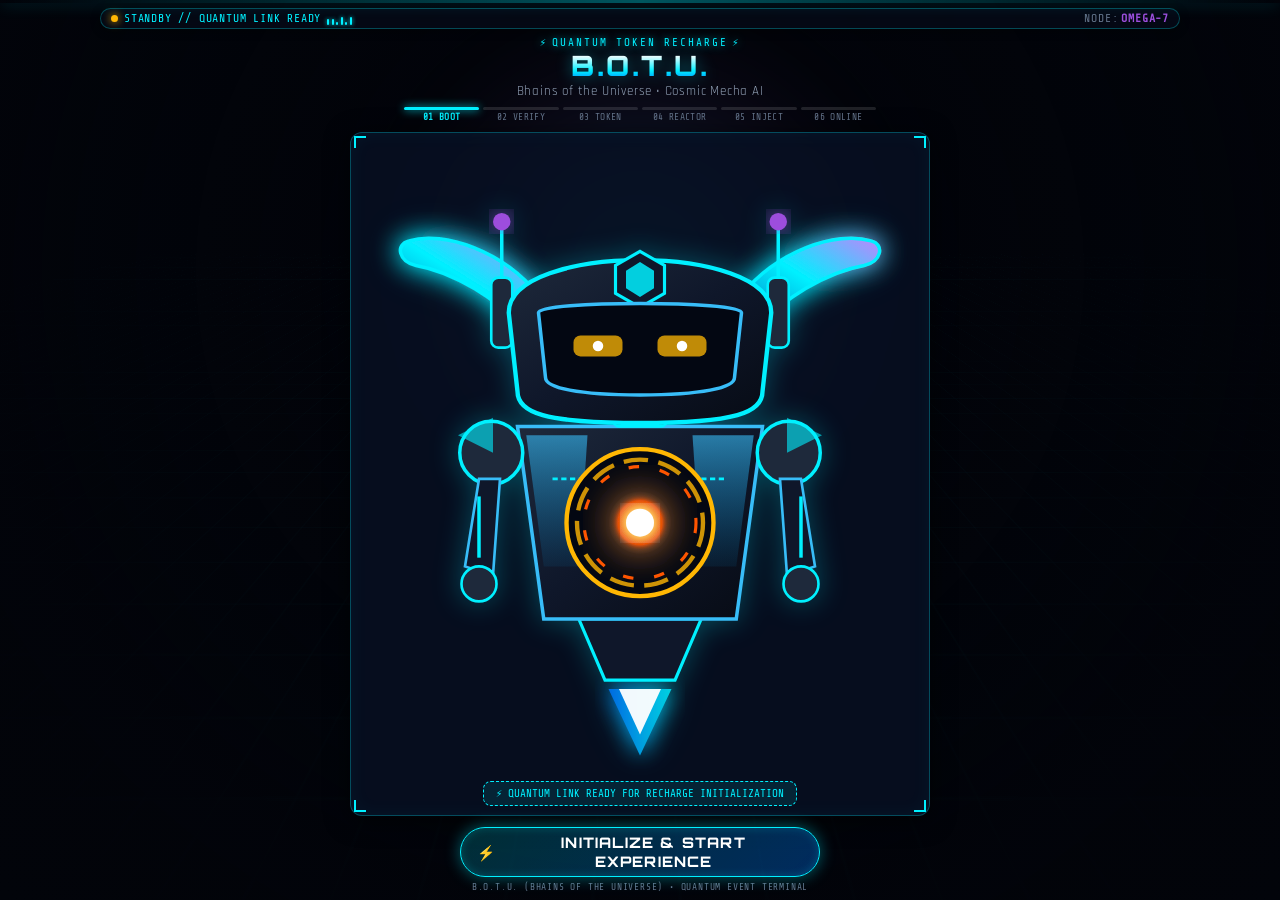
<file: index.html>
<!DOCTYPE html>
<html lang="en">
<head>
  <meta charset="UTF-8">
  <meta name="viewport" content="width=device-width, initial-scale=1.0, maximum-scale=1.0, user-scalable=no, viewport-fit=cover">
  <title>B.O.T.U. – Welcome & Quantum Initialization | Quantum Token Recharge</title>

  <!-- Mobile & PWA Fullscreen Capabilities -->
  <meta name="mobile-web-app-capable" content="yes">
  <meta name="apple-mobile-web-app-capable" content="yes">
  <meta name="apple-mobile-web-app-status-bar-style" content="black-translucent">
  <meta name="apple-mobile-web-app-title" content="B.O.T.U.">
  <meta name="theme-color" content="#02040a">
  <link rel="manifest" href="manifest.json">

  <!-- Elite Futuristic Typography -->
  <link rel="preconnect" href="https://fonts.googleapis.com">
  <link rel="preconnect" href="https://fonts.gstatic.com" crossorigin>
  <link href="https://fonts.googleapis.com/css2?family=Orbitron:wght@600;700;800;900&family=Rajdhani:wght@500;600;700&family=Share+Tech+Mono&display=swap" rel="stylesheet">

  <link rel="stylesheet" href="style.css">
</head>
<body>

  <!-- Cyber Background Elements -->
  <div class="cyber-bg">
    <div class="cyber-grid"></div>
    <div class="cyber-vignette"></div>
    <div class="cyber-cosmic-glow"></div>
  </div>

  <!-- Realtime Laser Scanline Beam -->
  <div class="scan-line"></div>

  <!-- Smooth Navigation Portal Overlay -->
  <div class="transition-overlay" id="transition-overlay">
    <div class="transition-portal">
      <span class="transition-portal-text">WARPING...</span>
    </div>
  </div>

  <!-- Dynamic Screen Flash -->
  <div class="screen-flash" id="screen-flash"></div>

  <!-- Particles Canvas -->
  <canvas id="particle-canvas"></canvas>

  <!-- Zero-Scroll Main Viewport -->
  <div class="page-container">
    <div class="page-content page-enter">

      <!-- Header & Step Tracker -->
      <header class="page-header">
        <div class="mission-hud-bar">
          <div class="hud-left">
            <div class="hud-pill">
              <div class="hud-pulse-dot warning"></div>
              <span>STANDBY // QUANTUM LINK READY</span>
            </div>
            <div class="hud-oscilloscope" aria-hidden="true">
              <span class="osc-bar"></span>
              <span class="osc-bar"></span>
              <span class="osc-bar"></span>
              <span class="osc-bar"></span>
              <span class="osc-bar"></span>
              <span class="osc-bar"></span>
            </div>
          </div>
          <div class="hud-right">
            <div class="hud-telemetry-tag">
              <span>NODE:</span>
              <span class="tag-badge">OMEGA-7</span>
            </div>
          </div>
        </div>

        <div class="brand-header">
          <div class="brand-eyebrow">
            <span>⚡</span> QUANTUM TOKEN RECHARGE <span>⚡</span>
          </div>
          <h1 class="brand-title">B.O.T.U.</h1>
          <p class="brand-subtitle">Bhains of the Universe • Cosmic Mecha AI</p>
        </div>

        <!-- 6-Phase Step Tracker -->
        <nav class="step-stepper" aria-label="Recharge Progress">
          <div class="step-item active">
            <div class="step-bar"></div>
            <span class="step-label">01 BOOT</span>
          </div>
          <div class="step-item">
            <div class="step-bar"></div>
            <span class="step-label">02 VERIFY</span>
          </div>
          <div class="step-item">
            <div class="step-bar"></div>
            <span class="step-label">03 TOKEN</span>
          </div>
          <div class="step-item">
            <div class="step-bar"></div>
            <span class="step-label">04 REACTOR</span>
          </div>
          <div class="step-item">
            <div class="step-bar"></div>
            <span class="step-label">05 INJECT</span>
          </div>
          <div class="step-item">
            <div class="step-bar"></div>
            <span class="step-label">06 ONLINE</span>
          </div>
        </nav>
      </header>

      <!-- Center Robot Stage Card -->
      <main class="robot-stage-card">
        <!-- Corner Brackets -->
        <div class="corner-bracket corner-tl"></div>
        <div class="corner-bracket corner-tr"></div>
        <div class="corner-bracket corner-bl"></div>
        <div class="corner-bracket corner-br"></div>

        <!-- Visual Stage with B.O.T.U. Mecha -->
        <div class="stage-visual">
          <div class="robot-figure-wrap">
            <div class="robot-aura"></div>

            <!-- B.O.T.U. (Bhains of the Universe) Vector Mecha Artwork -->
            <svg class="robot-svg" viewBox="0 0 320 340" fill="none" xmlns="http://www.w3.org/2000/svg">
              <defs>
                <filter id="cyanGlow" x="-20%" y="-20%" width="140%" height="140%">
                  <feGaussianBlur stdDeviation="6" result="blur" />
                  <feMerge>
                    <feMergeNode in="blur" />
                    <feMergeNode in="SourceGraphic" />
                  </feMerge>
                </filter>
                <filter id="coreGlow" x="-40%" y="-40%" width="180%" height="180%">
                  <feGaussianBlur stdDeviation="12" result="blur" />
                  <feMerge>
                    <feMergeNode in="blur" />
                    <feMergeNode in="SourceGraphic" />
                  </feMerge>
                </filter>
                <filter id="hornGlow" x="-30%" y="-30%" width="160%" height="160%">
                  <feGaussianBlur stdDeviation="7" result="blur" />
                  <feMerge>
                    <feMergeNode in="blur" />
                    <feMergeNode in="SourceGraphic" />
                  </feMerge>
                </filter>

                <linearGradient id="bodyGradient" x1="0%" y1="0%" x2="100%" y2="100%">
                  <stop offset="0%" stop-color="#1e293b" />
                  <stop offset="50%" stop-color="#0f172a" />
                  <stop offset="100%" stop-color="#070b14" />
                </linearGradient>

                <linearGradient id="armorHighlight" x1="0%" y1="0%" x2="0%" y2="100%">
                  <stop offset="0%" stop-color="#38bdf8" stop-opacity="0.6" />
                  <stop offset="100%" stop-color="#0284c7" stop-opacity="0.1" />
                </linearGradient>

                <linearGradient id="hornGradient" x1="0%" y1="100%" x2="100%" y2="0%">
                  <stop offset="0%" stop-color="#0284c7" />
                  <stop offset="50%" stop-color="#00f0ff" />
                  <stop offset="100%" stop-color="#c084fc" />
                </linearGradient>

                <linearGradient id="neonGradient" x1="0%" y1="0%" x2="100%" y2="0%">
                  <stop offset="0%" stop-color="#0077ff" />
                  <stop offset="100%" stop-color="#00f0ff" />
                </linearGradient>

                <radialGradient id="arcCoreGrad" cx="50%" cy="50%" r="50%">
                  <stop offset="0%" stop-color="#ffffff" />
                  <stop offset="35%" stop-color="#ffb703" />
                  <stop offset="70%" stop-color="#ff5400" stop-opacity="0.85" />
                  <stop offset="100%" stop-color="#001844" stop-opacity="0" />
                </radialGradient>
              </defs>

              <!-- COSMIC MECHA HORNS (Bhains of the Universe Crest) -->
              <g id="mecha-horns">
                <path class="mecha-horn" d="M102 75 C82 50, 48 38, 28 44 C20 46, 22 56, 32 58 C55 62, 78 78, 92 92 Z" 
                      fill="url(#hornGradient)" stroke="#00f0ff" stroke-width="2" filter="url(#hornGlow)" />
                <path class="mecha-horn" d="M218 75 C238 50, 272 38, 292 44 C300 46, 298 56, 288 58 C265 62, 242 78, 228 92 Z" 
                      fill="url(#hornGradient)" stroke="#00f0ff" stroke-width="2" filter="url(#hornGlow)" />
              </g>

              <!-- Thruster Plasma Exhaust -->
              <g id="thruster-flame">
                <polygon points="142,300 178,300 160,338" fill="url(#neonGradient)" opacity="0.85" filter="url(#cyanGlow)" />
                <polygon points="148,300 172,300 160,326" fill="#ffffff" opacity="0.95" />
              </g>

              <!-- Robot Torso Chassis -->
              <g id="robot-torso">
                <path d="M125 260 L195 260 L180 295 L140 295 Z" fill="#0f172a" stroke="#00f0ff" stroke-width="1.8" />
                <polygon points="90,150 230,150 215,260 105,260" fill="url(#bodyGradient)" stroke="#38bdf8" stroke-width="2" />
                <polygon points="95,155 130,155 125,230 105,230" fill="url(#armorHighlight)" />
                <polygon points="225,155 190,155 195,230 215,230" fill="url(#armorHighlight)" />
                <line x1="110" y1="180" x2="135" y2="180" stroke="#00f0ff" stroke-width="1.5" stroke-dasharray="3 2" />
                <line x1="185" y1="180" x2="210" y2="180" stroke="#00f0ff" stroke-width="1.5" stroke-dasharray="3 2" />
              </g>

              <!-- Arms & Heavy Shoulders -->
              <g id="robot-arms">
                <circle cx="75" cy="165" r="18" fill="#1e293b" stroke="#00f0ff" stroke-width="2" />
                <polygon points="56,155 76,145 76,165" fill="#00f0ff" opacity="0.6" />
                <path d="M68 180 L60 230 L76 235 L80 180 Z" fill="#0f172a" stroke="#38bdf8" stroke-width="1.5" />
                <circle cx="68" cy="240" r="10" fill="#1e293b" stroke="#00f0ff" stroke-width="1.5" />
                <line x1="68" y1="190" x2="68" y2="225" stroke="#00f0ff" stroke-width="2" />

                <circle cx="245" cy="165" r="18" fill="#1e293b" stroke="#00f0ff" stroke-width="2" />
                <polygon points="264,155 244,145 244,165" fill="#00f0ff" opacity="0.6" />
                <path d="M252 180 L260 230 L244 235 L240 180 Z" fill="#0f172a" stroke="#38bdf8" stroke-width="1.5" />
                <circle cx="252" cy="240" r="10" fill="#1e293b" stroke="#00f0ff" stroke-width="1.5" />
                <line x1="252" y1="190" x2="252" y2="225" stroke="#00f0ff" stroke-width="2" />
              </g>

              <!-- ARC REACTOR / QUANTUM ENERGY CORE (Standby Warm Glow) -->
              <g id="robot-energy-core" transform="translate(160, 205)">
                <circle cx="0" cy="0" r="42" fill="#030712" stroke="#ffb703" stroke-width="2.5" />
                <g class="robot-core-outer">
                  <circle cx="0" cy="0" r="36" fill="none" stroke="#ffb703" stroke-width="2.5" stroke-dasharray="14 6" opacity="0.8" />
                  <circle cx="0" cy="0" r="32" fill="none" stroke="#ff5400" stroke-width="1.8" stroke-dasharray="6 12" />
                </g>
                <circle class="robot-core-orb" cx="0" cy="0" r="18" fill="url(#arcCoreGrad)" filter="url(#coreGlow)" />
                <circle cx="0" cy="0" r="8" fill="#ffffff" filter="url(#cyanGlow)" />
              </g>

              <!-- Neck Assembly -->
              <rect x="145" y="125" width="30" height="25" rx="3" fill="#334155" stroke="#00f0ff" stroke-width="1.5" />
              <line x1="145" y1="133" x2="175" y2="133" stroke="#00f0ff" stroke-width="1" />
              <line x1="145" y1="141" x2="175" y2="141" stroke="#00f0ff" stroke-width="1" />

              <!-- Robot Head & Visor -->
              <g id="robot-head">
                <rect x="75" y="65" width="12" height="40" rx="4" fill="#1e293b" stroke="#00f0ff" stroke-width="1.5" />
                <line x1="81" y1="65" x2="81" y2="35" stroke="#00f0ff" stroke-width="2" />
                <circle cx="81" cy="33" r="5" fill="#9d4edd" filter="url(#cyanGlow)" />

                <rect x="233" y="65" width="12" height="40" rx="4" fill="#1e293b" stroke="#00f0ff" stroke-width="1.5" />
                <line x1="239" y1="65" x2="239" y2="35" stroke="#00f0ff" stroke-width="2" />
                <circle cx="239" cy="33" r="5" fill="#9d4edd" filter="url(#cyanGlow)" />

                <path d="M85 85 C85 45, 235 45, 235 85 L230 130 C230 142, 215 148, 160 148 C105 148, 90 142, 90 130 Z" 
                      fill="url(#bodyGradient)" stroke="#00f0ff" stroke-width="2.5" />

                <polygon points="160,50 174,58 174,74 160,82 146,74 146,58" fill="#0f172a" stroke="#00f0ff" stroke-width="1.8" />
                <polygon points="160,56 168,61 168,71 160,76 152,71 152,61" fill="#00f0ff" opacity="0.85" />

                <path d="M102 85 C102 78, 218 78, 218 85 L214 122 C214 128, 195 132, 160 132 C125 132, 106 128, 106 122 Z" 
                      fill="#030712" stroke="#38bdf8" stroke-width="2" />

                <!-- Eyes in Low Power Standby -->
                <g id="robot-eyes">
                  <rect class="robot-visor-eye" x="122" y="98" width="28" height="12" rx="4" fill="#ffb703" opacity="0.75" />
                  <rect class="robot-visor-eye" x="170" y="98" width="28" height="12" rx="4" fill="#ffb703" opacity="0.75" />
                  <circle cx="136" cy="104" r="3" fill="#ffffff" />
                  <circle cx="184" cy="104" r="3" fill="#ffffff" />
                </g>
              </g>
            </svg>
          </div>
        </div>

        <!-- Standby Status Callout -->
        <div class="activation-badge">
          <span>⚡</span>
          <span>QUANTUM LINK READY FOR RECHARGE INITIALIZATION</span>
        </div>
      </main>

      <!-- Primary Action Footer -->
      <footer class="page-footer">
        <button class="primary-btn btn-pulse" id="start-btn">
          <span>⚡</span>
          <span>INITIALIZE & START EXPERIENCE</span>
        </button>
        <div class="footer-info">
          <span>B.O.T.U. (BHAINS OF THE UNIVERSE) • QUANTUM EVENT TERMINAL</span>
        </div>
      </footer>

    </div>
  </div>

  <script src="botu-core.js"></script>
  <script>
    function initIndexPage() {
      const startBtn = document.getElementById('start-btn');
      if (!startBtn) return;
      startBtn.addEventListener('click', () => {
        // Activate Fullscreen immediately on user gesture
        if (window.BOTU && window.BOTU.fullscreen) {
          window.BOTU.fullscreen.enterFullscreen().catch(() => {});
        }

        // Initialize sound context
        window.BOTU.sound.init();
        window.BOTU.sound.ensureContext();
        window.BOTU.sound.playBootSound();

        startBtn.disabled = true;
        startBtn.innerHTML = '<span>⚡</span> <span>CONNECTING QUANTUM LINK...</span>';

        window.BOTU.navigator.navigateTo('identity-verification.html', 400);
      });
    }

    if (document.readyState === 'loading') {
      document.addEventListener('DOMContentLoaded', initIndexPage);
    } else {
      initIndexPage();
    }
  </script>
</body>
</html>
</file>
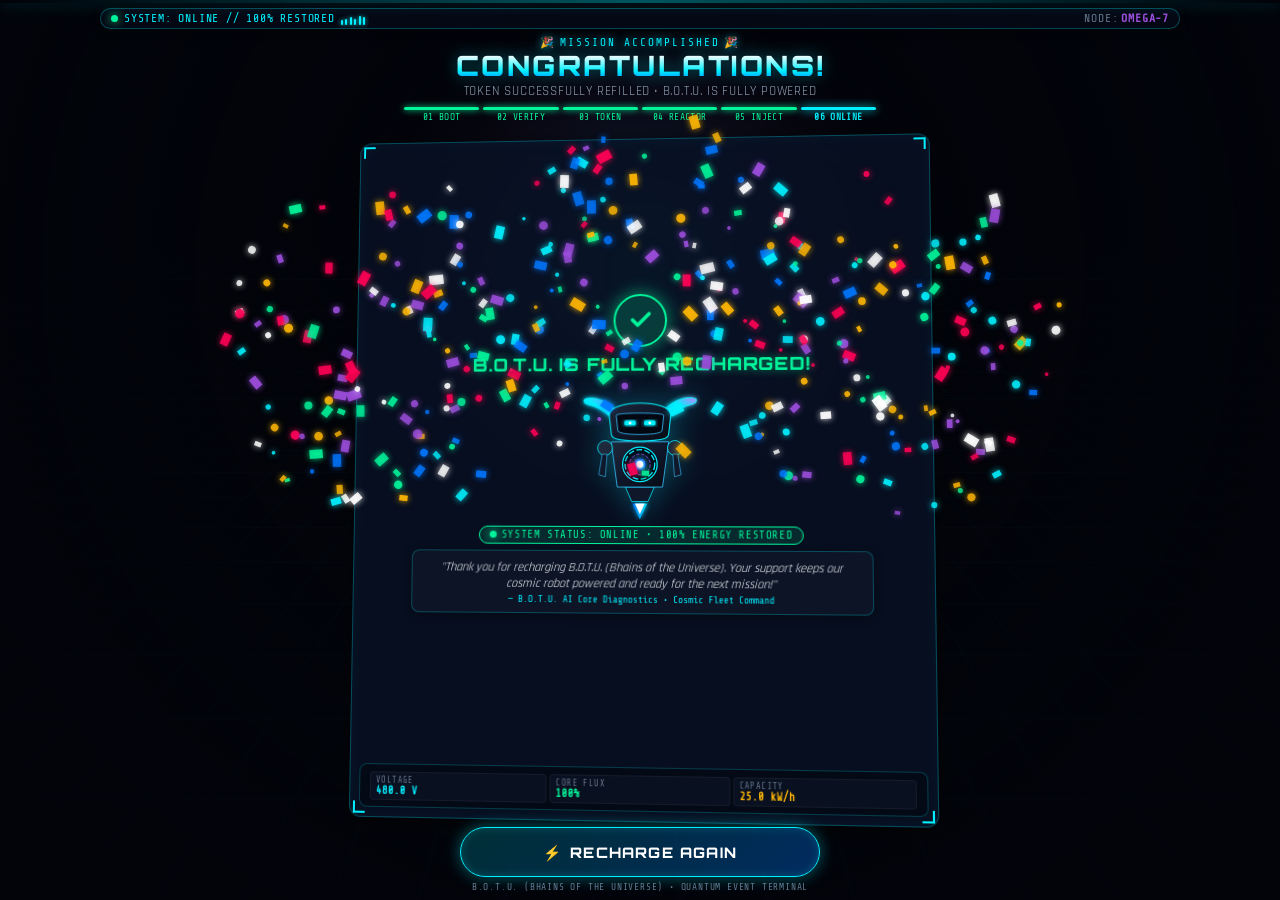
<file: congratulations.html>
<!DOCTYPE html>
<html lang="en">
<head>
  <meta charset="UTF-8">
  <meta name="viewport" content="width=device-width, initial-scale=1.0, maximum-scale=1.0, user-scalable=no, viewport-fit=cover">
  <title>B.O.T.U. – Congratulations | Quantum Token Recharge</title>

  <!-- Mobile & PWA Fullscreen Capabilities -->
  <meta name="mobile-web-app-capable" content="yes">
  <meta name="apple-mobile-web-app-capable" content="yes">
  <meta name="apple-mobile-web-app-status-bar-style" content="black-translucent">
  <meta name="apple-mobile-web-app-title" content="B.O.T.U.">
  <meta name="theme-color" content="#02040a">
  <link rel="manifest" href="manifest.json">

  <!-- Elite Futuristic Typography -->
  <link rel="preconnect" href="https://fonts.googleapis.com">
  <link rel="preconnect" href="https://fonts.gstatic.com" crossorigin>
  <link href="https://fonts.googleapis.com/css2?family=Orbitron:wght@600;700;800;900&family=Rajdhani:wght@500;600;700&family=Share+Tech+Mono&display=swap" rel="stylesheet">

  <link rel="stylesheet" href="style.css">
</head>
<body>

  <!-- Cyber Background Elements -->
  <div class="cyber-bg">
    <div class="cyber-grid"></div>
    <div class="cyber-vignette"></div>
    <div class="cyber-cosmic-glow"></div>
  </div>

  <!-- Realtime Laser Scanline Beam -->
  <div class="scan-line"></div>

  <!-- Dynamic Screen Flash -->
  <div class="screen-flash" id="screen-flash"></div>

  <!-- Transition Portal Overlay -->
  <div class="transition-overlay" id="transition-overlay">
    <div class="transition-portal">
      <span class="transition-portal-text">WARPING...</span>
    </div>
  </div>

  <!-- Realtime Particle & Confetti Canvas -->
  <canvas id="particle-canvas"></canvas>

  <!-- Zero-Scroll Main Viewport -->
  <div class="page-container">
    <div class="page-content page-enter">

      <!-- Header & Step Tracker -->
      <header class="page-header">
        <div class="mission-hud-bar">
          <div class="hud-left">
            <div class="hud-pill">
              <div class="hud-pulse-dot online"></div>
              <span>SYSTEM: ONLINE // 100% RESTORED</span>
            </div>
            <div class="hud-oscilloscope" aria-hidden="true">
              <span class="osc-bar"></span>
              <span class="osc-bar"></span>
              <span class="osc-bar"></span>
              <span class="osc-bar"></span>
              <span class="osc-bar"></span>
              <span class="osc-bar"></span>
            </div>
          </div>
          <div class="hud-right">
            <div class="hud-telemetry-tag">
              <span>NODE:</span>
              <span class="tag-badge">OMEGA-7</span>
            </div>
          </div>
        </div>

        <div class="brand-header">
          <div class="brand-eyebrow">
            <span>🎉</span> MISSION ACCOMPLISHED <span>🎉</span>
          </div>
          <h1 class="brand-title">CONGRATULATIONS!</h1>
          <p class="brand-subtitle">TOKEN SUCCESSFULLY REFILLED • B.O.T.U. IS FULLY POWERED</p>
        </div>

        <!-- 6-Phase Step Tracker (All Completed) -->
        <nav class="step-stepper" aria-label="Recharge Progress">
          <div class="step-item completed">
            <div class="step-bar"></div>
            <span class="step-label">01 BOOT</span>
          </div>
          <div class="step-item completed">
            <div class="step-bar"></div>
            <span class="step-label">02 VERIFY</span>
          </div>
          <div class="step-item completed">
            <div class="step-bar"></div>
            <span class="step-label">03 TOKEN</span>
          </div>
          <div class="step-item completed">
            <div class="step-bar"></div>
            <span class="step-label">04 REACTOR</span>
          </div>
          <div class="step-item completed">
            <div class="step-bar"></div>
            <span class="step-label">05 INJECT</span>
          </div>
          <div class="step-item completed active">
            <div class="step-bar"></div>
            <span class="step-label">06 ONLINE</span>
          </div>
        </nav>
      </header>

      <!-- Center Celebration Stage Card -->
      <main class="robot-stage-card">
        <div class="corner-bracket corner-tl"></div>
        <div class="corner-bracket corner-tr"></div>
        <div class="corner-bracket corner-bl"></div>
        <div class="corner-bracket corner-br"></div>

        <div class="stage-visual">
          <div class="congrats-stage-box">
            <!-- Animated Success Badge -->
            <div class="success-badge-wrap">
              <svg class="success-badge-svg" viewBox="0 0 24 24">
                <polyline points="20 6 9 17 4 12"></polyline>
              </svg>
            </div>

            <!-- Congratulatory Headlines -->
            <div class="congrats-headline">B.O.T.U. IS FULLY RECHARGED!</div>

            <!-- Compact Fully Powered B.O.T.U. Illustration -->
            <div class="robot-figure-wrap" style="max-height: 140px; animation: robotFloat 3s ease-in-out infinite alternate;">
              <svg class="robot-svg" viewBox="0 0 320 340" fill="none" xmlns="http://www.w3.org/2000/svg">
                <defs>
                  <filter id="cyanGlow" x="-20%" y="-20%" width="140%" height="140%">
                    <feGaussianBlur stdDeviation="6" result="blur" />
                    <feMerge><feMergeNode in="blur" /><feMergeNode in="SourceGraphic" /></feMerge>
                  </filter>
                  <filter id="coreGlow" x="-40%" y="-40%" width="180%" height="180%">
                    <feGaussianBlur stdDeviation="12" result="blur" />
                    <feMerge><feMergeNode in="blur" /><feMergeNode in="SourceGraphic" /></feMerge>
                  </filter>
                  <filter id="hornGlow" x="-30%" y="-30%" width="160%" height="160%">
                    <feGaussianBlur stdDeviation="7" result="blur" />
                    <feMerge><feMergeNode in="blur" /><feMergeNode in="SourceGraphic" /></feMerge>
                  </filter>
                  <linearGradient id="bodyGradient" x1="0%" y1="0%" x2="100%" y2="100%">
                    <stop offset="0%" stop-color="#1e293b" /><stop offset="50%" stop-color="#0f172a" /><stop offset="100%" stop-color="#070b14" />
                  </linearGradient>
                  <linearGradient id="hornGradient" x1="0%" y1="100%" x2="100%" y2="0%">
                    <stop offset="0%" stop-color="#0284c7" /><stop offset="50%" stop-color="#00f0ff" /><stop offset="100%" stop-color="#c084fc" />
                  </linearGradient>
                  <linearGradient id="neonGradient" x1="0%" y1="0%" x2="100%" y2="0%">
                    <stop offset="0%" stop-color="#0077ff" /><stop offset="100%" stop-color="#00f0ff" />
                  </linearGradient>
                  <radialGradient id="arcCoreGrad" cx="50%" cy="50%" r="50%">
                    <stop offset="0%" stop-color="#ffffff" /><stop offset="35%" stop-color="#00f0ff" /><stop offset="70%" stop-color="#0055ff" stop-opacity="0.9" /><stop offset="100%" stop-color="#001844" stop-opacity="0" />
                  </radialGradient>
                </defs>

                <!-- Crest Horns in Full Radiance -->
                <g id="mecha-horns">
                  <path d="M102 75 C82 50, 48 38, 28 44 C20 46, 22 56, 32 58 C55 62, 78 78, 92 92 Z" fill="url(#hornGradient)" stroke="#00f0ff" stroke-width="2.5" filter="url(#hornGlow)" />
                  <path d="M218 75 C238 50, 272 38, 292 44 C300 46, 298 56, 288 58 C265 62, 242 78, 228 92 Z" fill="url(#hornGradient)" stroke="#00f0ff" stroke-width="2.5" filter="url(#hornGlow)" />
                </g>

                <!-- Thruster Flame -->
                <polygon points="142,300 178,300 160,338" fill="url(#neonGradient)" opacity="0.95" filter="url(#cyanGlow)" />
                <polygon points="148,300 172,300 160,326" fill="#ffffff" />

                <!-- Torso -->
                <path d="M125 260 L195 260 L180 295 L140 295 Z" fill="#0f172a" stroke="#00f0ff" stroke-width="1.8" />
                <polygon points="90,150 230,150 215,260 105,260" fill="url(#bodyGradient)" stroke="#38bdf8" stroke-width="2" />

                <!-- Arms -->
                <circle cx="75" cy="165" r="18" fill="#1e293b" stroke="#00f0ff" stroke-width="2" />
                <path d="M68 180 L60 230 L76 235 L80 180 Z" fill="#0f172a" stroke="#38bdf8" stroke-width="1.5" />
                <circle cx="245" cy="165" r="18" fill="#1e293b" stroke="#00f0ff" stroke-width="2" />
                <path d="M252 180 L260 230 L244 235 L240 180 Z" fill="#0f172a" stroke="#38bdf8" stroke-width="1.5" />

                <!-- Fully Powered Arc Reactor -->
                <g id="robot-energy-core" transform="translate(160, 205)">
                  <circle cx="0" cy="0" r="42" fill="#030712" stroke="#00f0ff" stroke-width="3" />
                  <circle cx="0" cy="0" r="36" fill="none" stroke="#00f0ff" stroke-width="3.2" stroke-dasharray="14 6" />
                  <circle cx="0" cy="0" r="25" fill="none" stroke="#9d4edd" stroke-width="2" stroke-dasharray="8 4" />
                  <circle cx="0" cy="0" r="18" fill="url(#arcCoreGrad)" filter="url(#coreGlow)" />
                  <circle cx="0" cy="0" r="8" fill="#ffffff" filter="url(#cyanGlow)" />
                </g>

                <!-- Head & Visor -->
                <rect x="145" y="125" width="30" height="25" rx="3" fill="#334155" stroke="#00f0ff" stroke-width="1.5" />
                <path d="M85 85 C85 45, 235 45, 235 85 L230 130 C230 142, 215 148, 160 148 C105 148, 90 142, 90 130 Z" fill="url(#bodyGradient)" stroke="#00f0ff" stroke-width="2.5" />
                <path d="M102 85 C102 78, 218 78, 218 85 L214 122 C214 128, 195 132, 160 132 C125 132, 106 128, 106 122 Z" fill="#030712" stroke="#38bdf8" stroke-width="2" />
                <!-- Bright Glowing Visor Eyes -->
                <rect x="122" y="98" width="28" height="12" rx="4" fill="#00f0ff" filter="url(#cyanGlow)" />
                <rect x="170" y="98" width="28" height="12" rx="4" fill="#00f0ff" filter="url(#cyanGlow)" />
                <circle cx="136" cy="104" r="3.5" fill="#ffffff" />
                <circle cx="184" cy="104" r="3.5" fill="#ffffff" />
              </svg>
            </div>

            <!-- System Status Pill -->
            <div class="system-status-pill">
              <span class="hud-pulse-dot online"></span>
              <span>SYSTEM STATUS: ONLINE • 100% ENERGY RESTORED</span>
            </div>

            <!-- Mission Thank You Note -->
            <div class="thank-you-box">
              <p class="thank-you-quote">
                "Thank you for recharging B.O.T.U. (Bhains of the Universe). Your support keeps our cosmic robot powered and ready for the next mission!"
              </p>
              <span class="thank-you-author">— B.O.T.U. AI Core Diagnostics • Cosmic Fleet Command</span>
            </div>
          </div>
        </div>

        <!-- Telemetry Summary -->
        <div class="charge-stats-card">
          <div class="telemetry-grid">
            <div class="telemetry-item">
              <span class="telemetry-key">VOLTAGE</span>
              <span class="telemetry-val" style="color: var(--neon-cyan);">480.0 V</span>
            </div>
            <div class="telemetry-item">
              <span class="telemetry-key">CORE FLUX</span>
              <span class="telemetry-val" style="color: var(--neon-emerald);">100%</span>
            </div>
            <div class="telemetry-item">
              <span class="telemetry-key">CAPACITY</span>
              <span class="telemetry-val" style="color: var(--neon-gold);">25.0 kW/h</span>
            </div>
          </div>
        </div>
      </main>

      <!-- Primary Action Footer -->
      <footer class="page-footer">
        <button class="primary-btn btn-pulse" id="recharge-again-btn">
          <span>⚡</span>
          <span>RECHARGE AGAIN</span>
        </button>
        <div class="footer-info">
          <span>B.O.T.U. (BHAINS OF THE UNIVERSE) • QUANTUM EVENT TERMINAL</span>
        </div>
      </footer>

    </div>
  </div>

  <script src="botu-core.js"></script>
  <script>
    function startCelebration() {
      // Play celebratory victory fanfare
      try {
        window.BOTU.sound.ensureContext();
        window.BOTU.sound.playCelebrationFanfare();
      } catch (e) {}

      // Trigger Confetti Explosion
      setTimeout(() => {
        if (window.BOTU.particleEngine) {
          const cx = window.innerWidth / 2;
          const cy = window.innerHeight * 0.35;
          window.BOTU.particleEngine.explode(cx, cy);
        }
      }, 200);

      // Subsequent burst
      setTimeout(() => {
        if (window.BOTU.particleEngine) {
          window.BOTU.particleEngine.explode(window.innerWidth * 0.3, window.innerHeight * 0.4);
          window.BOTU.particleEngine.explode(window.innerWidth * 0.7, window.innerHeight * 0.4);
        }
      }, 700);

      const rechargeAgainBtn = document.getElementById('recharge-again-btn');
      if (rechargeAgainBtn) {
        rechargeAgainBtn.addEventListener('click', () => {
          window.BOTU.navigator.navigateTo('index.html');
        });
      }
    }

    if (document.readyState === 'loading') {
      document.addEventListener('DOMContentLoaded', startCelebration);
    } else {
      startCelebration();
    }
  </script>
</body>
</html>
</file>
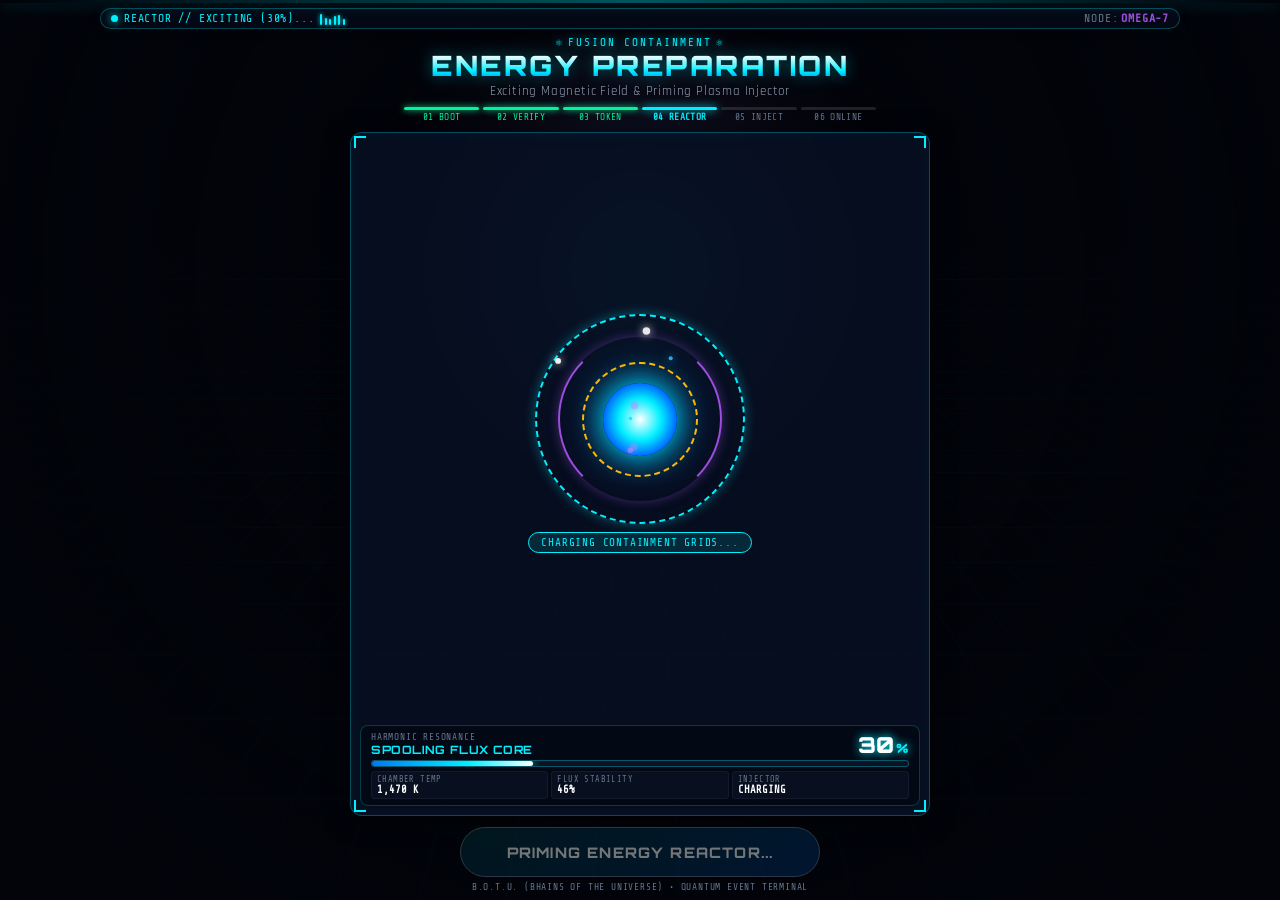
<file: energy-preparation.html>
<!DOCTYPE html>
<html lang="en">
<head>
  <meta charset="UTF-8">
  <meta name="viewport" content="width=device-width, initial-scale=1.0, maximum-scale=1.0, user-scalable=no, viewport-fit=cover">
  <title>B.O.T.U. – Energy Preparation | Quantum Token Recharge</title>

  <!-- Mobile & PWA Fullscreen Capabilities -->
  <meta name="mobile-web-app-capable" content="yes">
  <meta name="apple-mobile-web-app-capable" content="yes">
  <meta name="apple-mobile-web-app-status-bar-style" content="black-translucent">
  <meta name="apple-mobile-web-app-title" content="B.O.T.U.">
  <meta name="theme-color" content="#02040a">
  <link rel="manifest" href="manifest.json">

  <!-- Elite Futuristic Typography -->
  <link rel="preconnect" href="https://fonts.googleapis.com">
  <link rel="preconnect" href="https://fonts.gstatic.com" crossorigin>
  <link href="https://fonts.googleapis.com/css2?family=Orbitron:wght@600;700;800;900&family=Rajdhani:wght@500;600;700&family=Share+Tech+Mono&display=swap" rel="stylesheet">

  <link rel="stylesheet" href="style.css">
</head>
<body>

  <!-- Cyber Background Elements -->
  <div class="cyber-bg">
    <div class="cyber-grid"></div>
    <div class="cyber-vignette"></div>
    <div class="cyber-cosmic-glow"></div>
  </div>

  <!-- Realtime Laser Scanline Beam -->
  <div class="scan-line"></div>

  <!-- Transition Portal Overlay -->
  <div class="transition-overlay" id="transition-overlay">
    <div class="transition-portal">
      <span class="transition-portal-text">WARPING...</span>
    </div>
  </div>

  <canvas id="particle-canvas"></canvas>

  <!-- Zero-Scroll Main Viewport -->
  <div class="page-container">
    <div class="page-content page-enter">

      <!-- Header & Step Tracker -->
      <header class="page-header">
        <div class="mission-hud-bar">
          <div class="hud-left">
            <div class="hud-pill">
              <div class="hud-pulse-dot" id="hud-dot"></div>
              <span id="hud-status">REACTOR // SPOOLING...</span>
            </div>
            <div class="hud-oscilloscope" aria-hidden="true">
              <span class="osc-bar"></span>
              <span class="osc-bar"></span>
              <span class="osc-bar"></span>
              <span class="osc-bar"></span>
              <span class="osc-bar"></span>
              <span class="osc-bar"></span>
            </div>
          </div>
          <div class="hud-right">
            <div class="hud-telemetry-tag">
              <span>NODE:</span>
              <span class="tag-badge">OMEGA-7</span>
            </div>
          </div>
        </div>

        <div class="brand-header">
          <div class="brand-eyebrow">
            <span>⚛️</span> FUSION CONTAINMENT <span>⚛️</span>
          </div>
          <h1 class="brand-title">ENERGY PREPARATION</h1>
          <p class="brand-subtitle">Exciting Magnetic Field & Priming Plasma Injector</p>
        </div>

        <!-- 6-Phase Step Tracker -->
        <nav class="step-stepper" aria-label="Recharge Progress">
          <div class="step-item completed">
            <div class="step-bar"></div>
            <span class="step-label">01 BOOT</span>
          </div>
          <div class="step-item completed">
            <div class="step-bar"></div>
            <span class="step-label">02 VERIFY</span>
          </div>
          <div class="step-item completed">
            <div class="step-bar"></div>
            <span class="step-label">03 TOKEN</span>
          </div>
          <div class="step-item active">
            <div class="step-bar"></div>
            <span class="step-label">04 REACTOR</span>
          </div>
          <div class="step-item">
            <div class="step-bar"></div>
            <span class="step-label">05 INJECT</span>
          </div>
          <div class="step-item">
            <div class="step-bar"></div>
            <span class="step-label">06 ONLINE</span>
          </div>
        </nav>
      </header>

      <!-- Center Reactor Stage Card -->
      <main class="robot-stage-card">
        <div class="corner-bracket corner-tl"></div>
        <div class="corner-bracket corner-tr"></div>
        <div class="corner-bracket corner-bl"></div>
        <div class="corner-bracket corner-br"></div>

        <div class="stage-visual">
          <div class="reactor-stage-box">
            <!-- Rotating Energy Reactor Rings -->
            <div class="reactor-rings-wrap" id="reactor-rings">
              <div class="reactor-ring reactor-ring-outer"></div>
              <div class="reactor-ring reactor-ring-mid"></div>
              <div class="reactor-ring reactor-ring-inner"></div>
              <div class="reactor-core-orb" id="reactor-core"></div>
            </div>

            <!-- Ready Status Pill -->
            <div class="scan-status-pill" id="reactor-pill">
              <span id="reactor-pill-text">CHARGING CONTAINMENT GRIDS...</span>
            </div>
          </div>
        </div>

        <!-- Telemetry Progress -->
        <div class="charge-stats-card">
          <div class="stat-header-row">
            <div class="stat-label-col">
              <span class="stat-label-sub">HARMONIC RESONANCE</span>
              <span class="stat-label-main" id="stat-res-label">SPOOLING FLUX CORE</span>
            </div>
            <div class="energy-percent-display">
              <span id="reactor-percent">0</span><span class="energy-percent-unit">%</span>
            </div>
          </div>

          <div class="progress-bar-container">
            <div class="progress-track">
              <div class="progress-fill" id="reactor-progress-fill"></div>
            </div>
          </div>

          <div class="telemetry-grid">
            <div class="telemetry-item">
              <span class="telemetry-key">CHAMBER TEMP</span>
              <span class="telemetry-val" id="stat-temp">300 K</span>
            </div>
            <div class="telemetry-item">
              <span class="telemetry-key">FLUX STABILITY</span>
              <span class="telemetry-val" id="stat-flux">24%</span>
            </div>
            <div class="telemetry-item">
              <span class="telemetry-key">INJECTOR</span>
              <span class="telemetry-val" id="stat-injector">PRIMING</span>
            </div>
          </div>
        </div>
      </main>

      <!-- Primary Action Footer -->
      <footer class="page-footer">
        <button class="primary-btn" id="transfer-btn" disabled>
          <span>PRIMING ENERGY REACTOR...</span>
        </button>
        <div class="footer-info">
          <span>B.O.T.U. (BHAINS OF THE UNIVERSE) • QUANTUM EVENT TERMINAL</span>
        </div>
      </footer>

    </div>
  </div>

  <script src="botu-core.js"></script>
  <script>
    function startReactorPrepSequence() {
      const fill = document.getElementById('reactor-progress-fill');
      const percent = document.getElementById('reactor-percent');
      const pill = document.getElementById('reactor-pill');
      const pillText = document.getElementById('reactor-pill-text');
      const transferBtn = document.getElementById('transfer-btn');
      const hudStatus = document.getElementById('hud-status');
      const hudDot = document.getElementById('hud-dot');
      const statTemp = document.getElementById('stat-temp');
      const statFlux = document.getElementById('stat-flux');
      const statInjector = document.getElementById('stat-injector');
      const statResLabel = document.getElementById('stat-res-label');

      let currentVal = 0;
      try {
        window.BOTU.sound.ensureContext();
        window.BOTU.sound.playReactorSpool();
      } catch (e) {}

      // Second spool whine surge midway (around 2s)
      const spoolSurge = setTimeout(() => {
        try {
          window.BOTU.sound.playReactorSpool();
        } catch (e) {}
      }, 2000);

      // Cinematic 4-second spool and plasma containment excitation
      const spoolInterval = setInterval(() => {
        currentVal += 2;
        if (currentVal > 100) currentVal = 100;

        if (fill) fill.style.width = currentVal + '%';
        if (percent) percent.textContent = currentVal;

        if (hudStatus) {
          hudStatus.textContent = 'REACTOR // EXCITING (' + currentVal + '%)...';
        }

        // Dynamic Telemetry
        const tempK = Math.floor(300 + (currentVal / 100) * 3900);
        const fluxPct = Math.floor(24 + (currentVal / 100) * 75.8);
        if (statTemp) statTemp.textContent = tempK.toLocaleString() + ' K';
        if (statFlux) statFlux.textContent = fluxPct + '%';

        // Periodic electric spark crackle audio & canvas particles
        if (currentVal % 14 === 0 && currentVal < 98) {
          try {
            window.BOTU.sound.playSparkCrackle();
          } catch (e) {}

          const core = document.getElementById('reactor-core');
          if (core && window.BOTU.particleEngine) {
            const rect = core.getBoundingClientRect();
            window.BOTU.particleEngine.emitChargingSparks(rect.left + rect.width / 2, rect.top + rect.height / 2);
          }
        }

        if (statInjector) {
          if (currentVal < 40) statInjector.textContent = 'CHARGING';
          else if (currentVal < 80) statInjector.textContent = 'ALIGNING';
          else statInjector.textContent = 'PRIMED';
        }

        if (currentVal >= 100) {
          clearInterval(spoolInterval);
          clearTimeout(spoolSurge);

          try {
            window.BOTU.sound.playLockSound();
          } catch (e) {}
          if (pill) {
            pill.classList.add('verified');
            if (pillText) pillText.textContent = '✓ RESONANCE ACHIEVED • ENERGY CORE READY';
          }
          if (hudStatus) hudStatus.textContent = 'REACTOR: PRIMED';
          if (hudDot) hudDot.classList.add('online');

          if (statInjector) {
            statInjector.textContent = 'READY';
            statInjector.style.color = 'var(--neon-emerald)';
          }
          if (statResLabel) statResLabel.textContent = 'TRANSFER CONDUIT OPEN';

          if (transferBtn) {
            transferBtn.disabled = false;
            transferBtn.classList.add('btn-pulse');
            transferBtn.innerHTML = '<span>INITIATE TOKEN TRANSFER</span> <span>⚡</span>';
          }
        }
      }, 80);

      if (transferBtn) {
        transferBtn.addEventListener('click', () => {
          window.BOTU.navigator.navigateTo('token-loading.html');
        });
      }
    }

    if (document.readyState === 'loading') {
      document.addEventListener('DOMContentLoaded', startReactorPrepSequence);
    } else {
      startReactorPrepSequence();
    }
  </script>
</body>
</html>
</file>
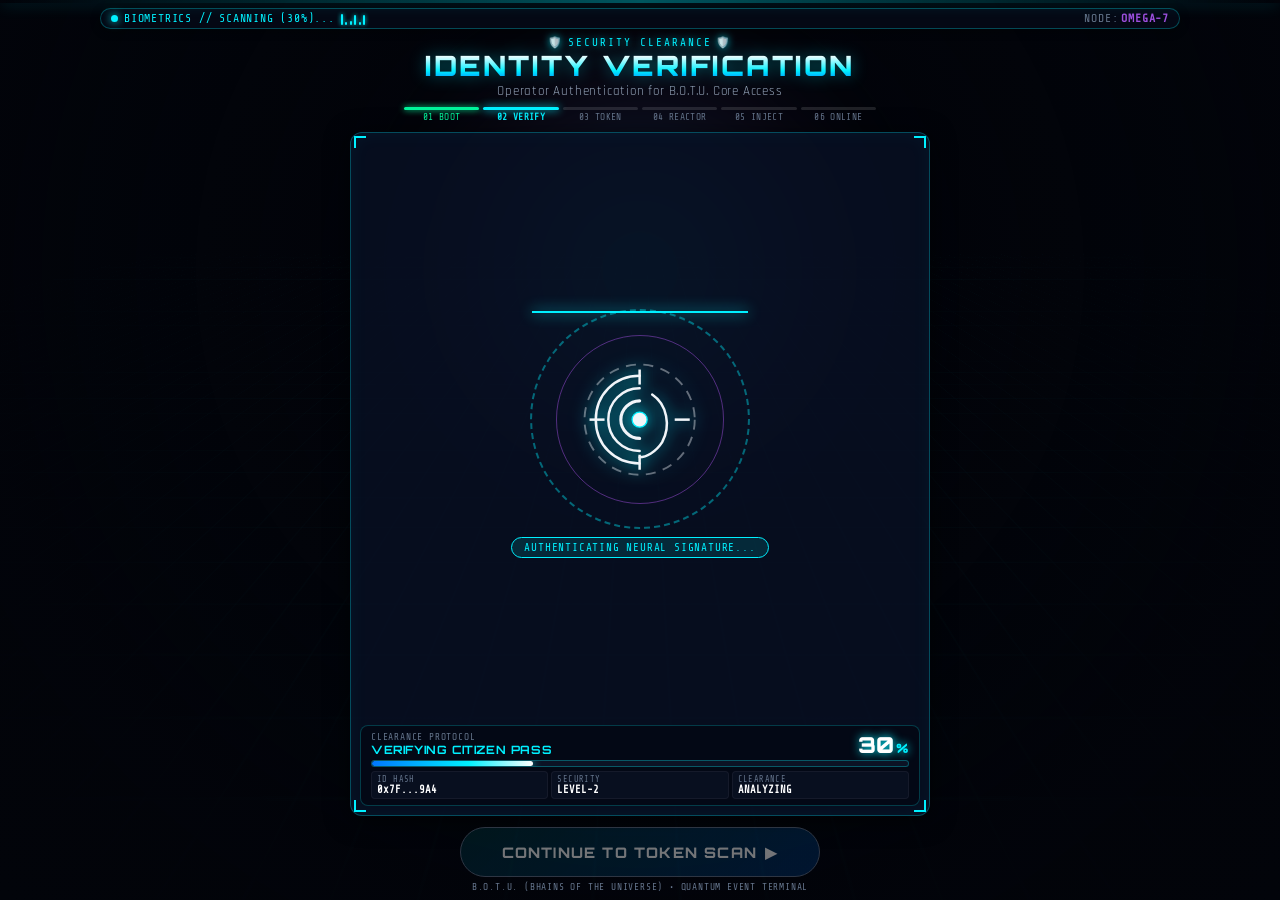
<file: identity-verification.html>
<!DOCTYPE html>
<html lang="en">
<head>
  <meta charset="UTF-8">
  <meta name="viewport" content="width=device-width, initial-scale=1.0, maximum-scale=1.0, user-scalable=no, viewport-fit=cover">
  <title>B.O.T.U. – Identity Verification | Quantum Token Recharge</title>

  <!-- Mobile & PWA Fullscreen Capabilities -->
  <meta name="mobile-web-app-capable" content="yes">
  <meta name="apple-mobile-web-app-capable" content="yes">
  <meta name="apple-mobile-web-app-status-bar-style" content="black-translucent">
  <meta name="apple-mobile-web-app-title" content="B.O.T.U.">
  <meta name="theme-color" content="#02040a">
  <link rel="manifest" href="manifest.json">

  <!-- Elite Futuristic Typography -->
  <link rel="preconnect" href="https://fonts.googleapis.com">
  <link rel="preconnect" href="https://fonts.gstatic.com" crossorigin>
  <link href="https://fonts.googleapis.com/css2?family=Orbitron:wght@600;700;800;900&family=Rajdhani:wght@500;600;700&family=Share+Tech+Mono&display=swap" rel="stylesheet">

  <link rel="stylesheet" href="style.css">
</head>
<body>

  <!-- Cyber Background Elements -->
  <div class="cyber-bg">
    <div class="cyber-grid"></div>
    <div class="cyber-vignette"></div>
    <div class="cyber-cosmic-glow"></div>
  </div>

  <!-- Realtime Laser Scanline Beam -->
  <div class="scan-line"></div>

  <!-- Transition Portal Overlay -->
  <div class="transition-overlay" id="transition-overlay">
    <div class="transition-portal">
      <span class="transition-portal-text">WARPING...</span>
    </div>
  </div>

  <canvas id="particle-canvas"></canvas>

  <!-- Zero-Scroll Main Viewport -->
  <div class="page-container">
    <div class="page-content page-enter">

      <!-- Header & Step Tracker -->
      <header class="page-header">
        <div class="mission-hud-bar">
          <div class="hud-left">
            <div class="hud-pill">
              <div class="hud-pulse-dot" id="hud-dot"></div>
              <span id="hud-status">BIOMETRICS // SCANNING...</span>
            </div>
            <div class="hud-oscilloscope" aria-hidden="true">
              <span class="osc-bar"></span>
              <span class="osc-bar"></span>
              <span class="osc-bar"></span>
              <span class="osc-bar"></span>
              <span class="osc-bar"></span>
              <span class="osc-bar"></span>
            </div>
          </div>
          <div class="hud-right">
            <div class="hud-telemetry-tag">
              <span>NODE:</span>
              <span class="tag-badge">OMEGA-7</span>
            </div>
          </div>
        </div>

        <div class="brand-header">
          <div class="brand-eyebrow">
            <span>🛡️</span> SECURITY CLEARANCE <span>🛡️</span>
          </div>
          <h1 class="brand-title">IDENTITY VERIFICATION</h1>
          <p class="brand-subtitle">Operator Authentication for B.O.T.U. Core Access</p>
        </div>

        <!-- 6-Phase Step Tracker -->
        <nav class="step-stepper" aria-label="Recharge Progress">
          <div class="step-item completed">
            <div class="step-bar"></div>
            <span class="step-label">01 BOOT</span>
          </div>
          <div class="step-item active">
            <div class="step-bar"></div>
            <span class="step-label">02 VERIFY</span>
          </div>
          <div class="step-item">
            <div class="step-bar"></div>
            <span class="step-label">03 TOKEN</span>
          </div>
          <div class="step-item">
            <div class="step-bar"></div>
            <span class="step-label">04 REACTOR</span>
          </div>
          <div class="step-item">
            <div class="step-bar"></div>
            <span class="step-label">05 INJECT</span>
          </div>
          <div class="step-item">
            <div class="step-bar"></div>
            <span class="step-label">06 ONLINE</span>
          </div>
        </nav>
      </header>

      <!-- Center Biometric Scanning Stage Card -->
      <main class="robot-stage-card">
        <div class="corner-bracket corner-tl"></div>
        <div class="corner-bracket corner-tr"></div>
        <div class="corner-bracket corner-bl"></div>
        <div class="corner-bracket corner-br"></div>

        <div class="stage-visual">
          <div class="biometric-scanner-box">
            <!-- Rotating Reticles -->
            <div class="scanner-reticle" id="scanner-reticle">
              <div class="scanner-reticle-inner">
                <!-- Laser Sweep Bar -->
                <div class="scan-laser-bar" id="scan-laser"></div>
              </div>

              <!-- High-Tech Biometric Cyber SVG -->
              <div class="biometric-icon-wrap">
                <svg class="biometric-icon-svg" viewBox="0 0 100 100" fill="none" xmlns="http://www.w3.org/2000/svg">
                  <!-- Concentric Fingerprint / Cyber Retina Arcs -->
                  <circle cx="50" cy="50" r="44" stroke="currentColor" stroke-width="1.5" stroke-dasharray="8 6" opacity="0.4" />
                  <path d="M50 15 C30 15 15 30 15 50 C15 70 30 85 50 85" stroke="currentColor" stroke-width="2" stroke-linecap="round" />
                  <path d="M50 25 C36 25 25 36 25 50 C25 64 36 75 50 75" stroke="currentColor" stroke-width="2" stroke-linecap="round" />
                  <path d="M50 35 C42 35 35 42 35 50 C35 58 42 65 50 65" stroke="currentColor" stroke-width="2.5" stroke-linecap="round" />
                  <path d="M60 30 C72 38 75 55 68 68 C63 76 55 80 50 80" stroke="currentColor" stroke-width="2" stroke-linecap="round" />
                  <circle cx="50" cy="50" r="6" fill="currentColor" />
                  <!-- Target Crosshairs -->
                  <line x1="10" y1="50" x2="22" y2="50" stroke="currentColor" stroke-width="2" />
                  <line x1="78" y1="50" x2="90" y2="50" stroke="currentColor" stroke-width="2" />
                  <line x1="50" y1="10" x2="50" y2="22" stroke="currentColor" stroke-width="2" />
                  <line x1="50" y1="78" x2="50" y2="90" stroke="currentColor" stroke-width="2" />
                </svg>
              </div>
            </div>

            <!-- Dynamic Scan Status Pill -->
            <div class="scan-status-pill" id="scan-pill">
              <span id="scan-pill-text">AUTHENTICATING NEURAL SIGNATURE...</span>
            </div>
          </div>
        </div>

        <!-- Telemetry Progress -->
        <div class="charge-stats-card">
          <div class="stat-header-row">
            <div class="stat-label-col">
              <span class="stat-label-sub">CLEARANCE PROTOCOL</span>
              <span class="stat-label-main" id="stat-auth-label">VERIFYING CITIZEN PASS</span>
            </div>
            <div class="energy-percent-display">
              <span id="scan-percent">0</span><span class="energy-percent-unit">%</span>
            </div>
          </div>

          <div class="progress-bar-container">
            <div class="progress-track">
              <div class="progress-fill" id="scan-progress-fill"></div>
            </div>
          </div>

          <div class="telemetry-grid">
            <div class="telemetry-item">
              <span class="telemetry-key">ID HASH</span>
              <span class="telemetry-val">0x7F...9A4</span>
            </div>
            <div class="telemetry-item">
              <span class="telemetry-key">SECURITY</span>
              <span class="telemetry-val" id="stat-sec-level">SCANNING</span>
            </div>
            <div class="telemetry-item">
              <span class="telemetry-key">CLEARANCE</span>
              <span class="telemetry-val" id="stat-clearance">PENDING</span>
            </div>
          </div>
        </div>
      </main>

      <!-- Primary Action Footer -->
      <footer class="page-footer">
        <button class="primary-btn" id="continue-btn" disabled>
          <span>CONTINUE TO TOKEN SCAN</span> <span>▶</span>
        </button>
        <div class="footer-info">
          <span>B.O.T.U. (BHAINS OF THE UNIVERSE) • QUANTUM EVENT TERMINAL</span>
        </div>
      </footer>

    </div>
  </div>

  <script src="botu-core.js"></script>
  <script>
    function startBiometricScan() {
      const scanFill = document.getElementById('scan-progress-fill');
      const scanPercent = document.getElementById('scan-percent');
      const scanPill = document.getElementById('scan-pill');
      const scanPillText = document.getElementById('scan-pill-text');
      const continueBtn = document.getElementById('continue-btn');
      const hudStatus = document.getElementById('hud-status');
      const hudDot = document.getElementById('hud-dot');
      const statSec = document.getElementById('stat-sec-level');
      const statClearance = document.getElementById('stat-clearance');
      const statAuthLabel = document.getElementById('stat-auth-label');

      // Auto biometric scan sequence - Cinematic 4-second experience
      let currentProgress = 0;
      try {
        window.BOTU.sound.ensureContext();
        window.BOTU.sound.playScannerSound();
      } catch (e) {}

      // Sweep sound repeat every 1.5s while scanning
      const sweepTimer = setInterval(() => {
        if (currentProgress < 85) {
          try {
            window.BOTU.sound.playScannerSound();
          } catch (e) {}
        }
      }, 1500);

      const scanInterval = setInterval(() => {
        currentProgress += 2;
        if (currentProgress > 100) currentProgress = 100;

        if (scanFill) scanFill.style.width = currentProgress + '%';
        if (scanPercent) scanPercent.textContent = currentProgress;

        if (hudStatus) {
          hudStatus.textContent = 'BIOMETRICS // SCANNING (' + currentProgress + '%)...';
        }

        // Periodic high-tech telemetry audio chirps
        if (currentProgress % 10 === 0 && currentProgress < 100) {
          try {
            window.BOTU.sound.playBlip(720 + currentProgress * 6, 0.05);
          } catch (e) {}
        }

        // Incremental security levels
        if (statSec) {
          if (currentProgress < 30) statSec.textContent = 'LEVEL-1';
          else if (currentProgress < 60) statSec.textContent = 'LEVEL-2';
          else if (currentProgress < 90) statSec.textContent = 'LEVEL-3';
          else statSec.textContent = 'LEVEL-4';
        }

        if (statClearance) {
          statClearance.textContent = currentProgress < 100 ? 'ANALYZING' : 'GRANTED';
        }

        if (currentProgress >= 100) {
          clearInterval(scanInterval);
          clearInterval(sweepTimer);

          // Verification Complete
          try {
            window.BOTU.sound.playLockSound();
          } catch (e) {}
          if (scanPill) {
            scanPill.classList.add('verified');
            if (scanPillText) scanPillText.textContent = '✓ IDENTITY VERIFIED: COSMIC OPERATOR #7701';
          }
          if (hudStatus) hudStatus.textContent = 'SECURITY: VERIFIED';
          if (hudDot) hudDot.classList.add('online');

          if (statSec) statSec.textContent = 'LEVEL-4 (OMEGA)';
          if (statClearance) statClearance.textContent = 'GRANTED';
          if (statAuthLabel) statAuthLabel.textContent = 'OPERATOR AUTHORIZED';

          // Unlock Continue Button
          if (continueBtn) {
            continueBtn.disabled = false;
            continueBtn.classList.add('btn-pulse');
          }
        }
      }, 80);

      if (continueBtn) {
        continueBtn.addEventListener('click', () => {
          window.BOTU.navigator.navigateTo('token-detection.html');
        });
      }
    }

    if (document.readyState === 'loading') {
      document.addEventListener('DOMContentLoaded', startBiometricScan);
    } else {
      startBiometricScan();
    }
  </script>
</body>
</html>
</file>
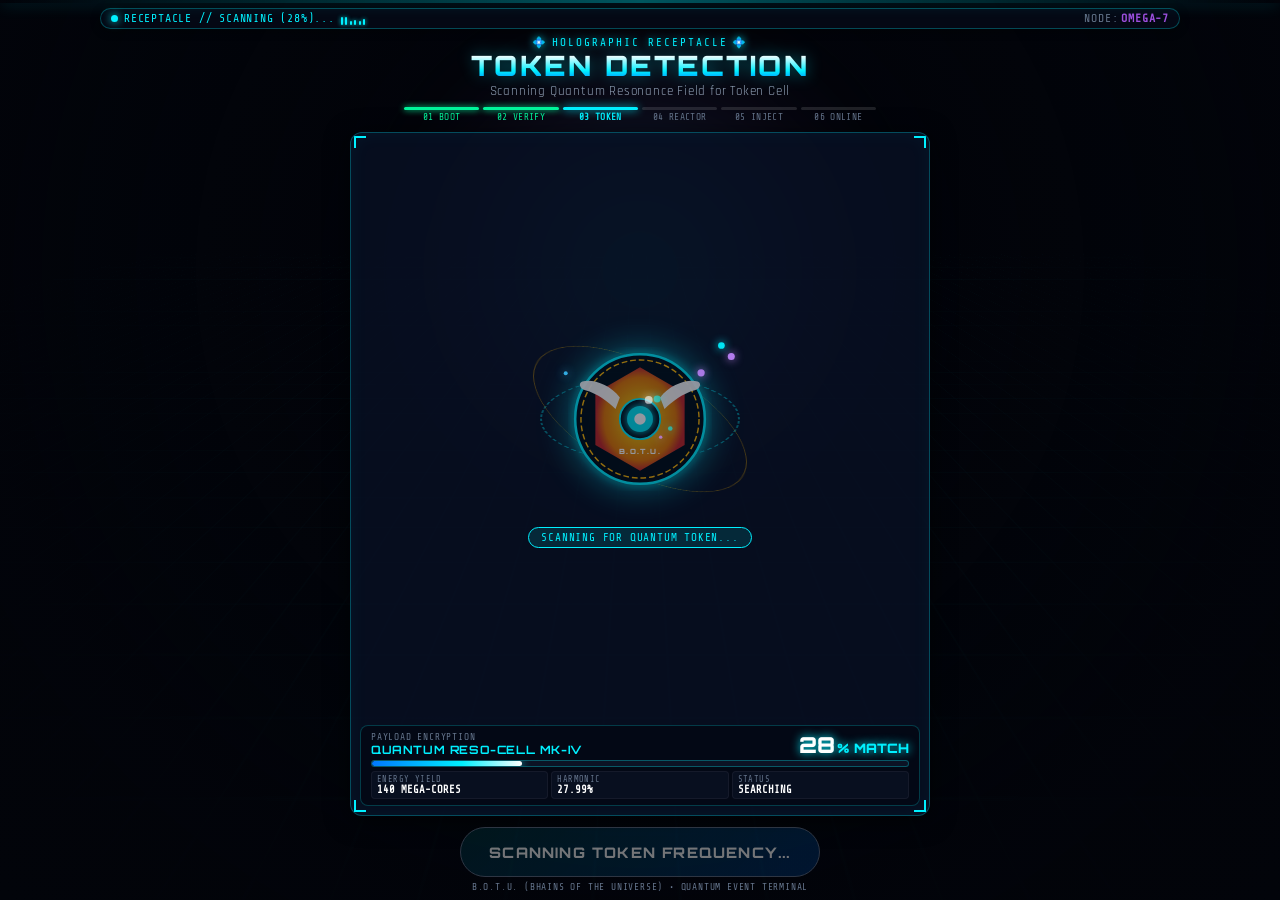
<file: token-detection.html>
<!DOCTYPE html>
<html lang="en">
<head>
  <meta charset="UTF-8">
  <meta name="viewport" content="width=device-width, initial-scale=1.0, maximum-scale=1.0, user-scalable=no, viewport-fit=cover">
  <title>B.O.T.U. – Token Detection | Quantum Token Recharge</title>

  <!-- Mobile & PWA Fullscreen Capabilities -->
  <meta name="mobile-web-app-capable" content="yes">
  <meta name="apple-mobile-web-app-capable" content="yes">
  <meta name="apple-mobile-web-app-status-bar-style" content="black-translucent">
  <meta name="apple-mobile-web-app-title" content="B.O.T.U.">
  <meta name="theme-color" content="#02040a">
  <link rel="manifest" href="manifest.json">

  <!-- Elite Futuristic Typography -->
  <link rel="preconnect" href="https://fonts.googleapis.com">
  <link rel="preconnect" href="https://fonts.gstatic.com" crossorigin>
  <link href="https://fonts.googleapis.com/css2?family=Orbitron:wght@600;700;800;900&family=Rajdhani:wght@500;600;700&family=Share+Tech+Mono&display=swap" rel="stylesheet">

  <link rel="stylesheet" href="style.css">
</head>
<body>

  <!-- Cyber Background Elements -->
  <div class="cyber-bg">
    <div class="cyber-grid"></div>
    <div class="cyber-vignette"></div>
    <div class="cyber-cosmic-glow"></div>
  </div>

  <!-- Realtime Laser Scanline Beam -->
  <div class="scan-line"></div>

  <!-- Transition Portal Overlay -->
  <div class="transition-overlay" id="transition-overlay">
    <div class="transition-portal">
      <span class="transition-portal-text">WARPING...</span>
    </div>
  </div>

  <canvas id="particle-canvas"></canvas>

  <!-- Zero-Scroll Main Viewport -->
  <div class="page-container">
    <div class="page-content page-enter">

      <!-- Header & Step Tracker -->
      <header class="page-header">
        <div class="mission-hud-bar">
          <div class="hud-left">
            <div class="hud-pill">
              <div class="hud-pulse-dot" id="hud-dot"></div>
              <span id="hud-status">RECEPTACLE // SCANNING FREQUENCY...</span>
            </div>
            <div class="hud-oscilloscope" aria-hidden="true">
              <span class="osc-bar"></span>
              <span class="osc-bar"></span>
              <span class="osc-bar"></span>
              <span class="osc-bar"></span>
              <span class="osc-bar"></span>
              <span class="osc-bar"></span>
            </div>
          </div>
          <div class="hud-right">
            <div class="hud-telemetry-tag">
              <span>NODE:</span>
              <span class="tag-badge">OMEGA-7</span>
            </div>
          </div>
        </div>

        <div class="brand-header">
          <div class="brand-eyebrow">
            <span>💠</span> HOLOGRAPHIC RECEPTACLE <span>💠</span>
          </div>
          <h1 class="brand-title">TOKEN DETECTION</h1>
          <p class="brand-subtitle">Scanning Quantum Resonance Field for Token Cell</p>
        </div>

        <!-- 6-Phase Step Tracker -->
        <nav class="step-stepper" aria-label="Recharge Progress">
          <div class="step-item completed">
            <div class="step-bar"></div>
            <span class="step-label">01 BOOT</span>
          </div>
          <div class="step-item completed">
            <div class="step-bar"></div>
            <span class="step-label">02 VERIFY</span>
          </div>
          <div class="step-item active">
            <div class="step-bar"></div>
            <span class="step-label">03 TOKEN</span>
          </div>
          <div class="step-item">
            <div class="step-bar"></div>
            <span class="step-label">04 REACTOR</span>
          </div>
          <div class="step-item">
            <div class="step-bar"></div>
            <span class="step-label">05 INJECT</span>
          </div>
          <div class="step-item">
            <div class="step-bar"></div>
            <span class="step-label">06 ONLINE</span>
          </div>
        </nav>
      </header>

      <!-- Center Floating Token Stage Card -->
      <main class="robot-stage-card">
        <div class="corner-bracket corner-tl"></div>
        <div class="corner-bracket corner-tr"></div>
        <div class="corner-bracket corner-bl"></div>
        <div class="corner-bracket corner-br"></div>

        <div class="stage-visual">
          <div class="token-stage-box">
            <div class="hologram-token-wrap" id="hologram-token-wrap" style="opacity: 0.4; transition: opacity 0.3s ease;">
              <!-- Orbiting Gyro Rings -->
              <div class="token-orbit-ring" id="token-ring-1"></div>
              <div class="token-orbit-ring ring-2" id="token-ring-2"></div>

              <!-- Floating Holographic Quantum Token Coin SVG -->
              <svg class="token-coin-svg" viewBox="0 0 200 200" fill="none" xmlns="http://www.w3.org/2000/svg">
                <defs>
                  <radialGradient id="coinGrad" cx="50%" cy="50%" r="50%">
                    <stop offset="0%" stop-color="#ffffff" />
                    <stop offset="40%" stop-color="#ffb703" />
                    <stop offset="80%" stop-color="#f77f00" />
                    <stop offset="100%" stop-color="#d62828" />
                  </radialGradient>
                  <linearGradient id="tokenNeon" x1="0%" y1="0%" x2="100%" y2="100%">
                    <stop offset="0%" stop-color="#00f0ff" />
                    <stop offset="100%" stop-color="#9d4edd" />
                  </linearGradient>
                  <filter id="tokenGlow" x="-20%" y="-20%" width="140%" height="140%">
                    <feGaussianBlur stdDeviation="6" result="blur" />
                    <feMerge>
                      <feMergeNode in="blur" />
                      <feMergeNode in="SourceGraphic" />
                    </feMerge>
                  </filter>
                </defs>

                <!-- Outer Coin Bezel -->
                <circle cx="100" cy="100" r="90" fill="#060b18" stroke="#00f0ff" stroke-width="3.5" filter="url(#tokenGlow)" />
                <circle cx="100" cy="100" r="82" fill="none" stroke="#ffb703" stroke-width="2" stroke-dasharray="8 4" />

                <!-- Internal Hexagon Cell -->
                <polygon points="100,28 162,64 162,136 100,172 38,136 38,64" fill="url(#coinGrad)" opacity="0.9" />

                <!-- Embossed B.O.T.U. Mecha Horns Emblem -->
                <path d="M72 70 C58 52, 34 44, 20 48 C14 50, 16 58, 24 60 C40 64, 56 76, 66 86 Z" fill="#ffffff" opacity="0.95" />
                <path d="M128 70 C142 52, 166 44, 180 48 C186 50, 184 58, 176 60 C160 64, 144 76, 134 86 Z" fill="#ffffff" opacity="0.95" />

                <!-- Central Arc Orb -->
                <circle cx="100" cy="100" r="28" fill="#030712" stroke="#00f0ff" stroke-width="2.5" />
                <circle cx="100" cy="100" r="18" fill="#00f0ff" filter="url(#tokenGlow)" opacity="0.95" id="token-orb" />
                <circle cx="100" cy="100" r="8" fill="#ffffff" />

                <!-- Cyber Inscription -->
                <text x="100" y="148" text-anchor="middle" fill="#ffffff" font-family="'Orbitron', sans-serif" font-size="10" font-weight="900" letter-spacing="2">B.O.T.U.</text>
              </svg>
            </div>

            <!-- Token Match Callout -->
            <div class="scan-status-pill" id="token-pill">
              <span id="token-pill-text">SCANNING FOR QUANTUM TOKEN...</span>
            </div>
          </div>
        </div>

        <!-- Telemetry Card -->
        <div class="charge-stats-card">
          <div class="stat-header-row">
            <div class="stat-label-col">
              <span class="stat-label-sub">PAYLOAD ENCRYPTION</span>
              <span class="stat-label-main" id="stat-payload-label">QUANTUM RESO-CELL MK-IV</span>
            </div>
            <div class="energy-percent-display">
              <span id="token-percent">0</span><span class="energy-percent-unit">% MATCH</span>
            </div>
          </div>

          <div class="progress-bar-container">
            <div class="progress-track">
              <div class="progress-fill" id="token-progress-fill" style="width: 0%;"></div>
            </div>
          </div>

          <div class="telemetry-grid">
            <div class="telemetry-item">
              <span class="telemetry-key">ENERGY YIELD</span>
              <span class="telemetry-val" id="stat-token-yield">0 CORES</span>
            </div>
            <div class="telemetry-item">
              <span class="telemetry-key">HARMONIC</span>
              <span class="telemetry-val" id="stat-token-harmonic">0.00%</span>
            </div>
            <div class="telemetry-item">
              <span class="telemetry-key">STATUS</span>
              <span class="telemetry-val" id="stat-token-status">SEARCHING</span>
            </div>
          </div>
        </div>
      </main>

      <!-- Primary Action Footer -->
      <footer class="page-footer">
        <button class="primary-btn" id="continue-btn" disabled>
          <span>SCANNING TOKEN FREQUENCY...</span>
        </button>
        <div class="footer-info">
          <span>B.O.T.U. (BHAINS OF THE UNIVERSE) • QUANTUM EVENT TERMINAL</span>
        </div>
      </footer>

    </div>
  </div>

  <script src="botu-core.js"></script>
  <script>
    function startTokenDetectionSequence() {
      const fill = document.getElementById('token-progress-fill');
      const percent = document.getElementById('token-percent');
      const pill = document.getElementById('token-pill');
      const pillText = document.getElementById('token-pill-text');
      const continueBtn = document.getElementById('continue-btn');
      const hudStatus = document.getElementById('hud-status');
      const hudDot = document.getElementById('hud-dot');
      const tokenWrap = document.getElementById('hologram-token-wrap');
      const statYield = document.getElementById('stat-token-yield');
      const statHarmonic = document.getElementById('stat-token-harmonic');
      const statStatus = document.getElementById('stat-token-status');

      let currentPct = 0;
      try {
        window.BOTU.sound.ensureContext();
        window.BOTU.sound.playBlip(620, 0.08);
      } catch (e) {}

      // Cinematic 4-second token detection and harmonic lock
      const detectInterval = setInterval(() => {
        currentPct += 2;
        if (currentPct > 100) currentPct = 100;

        if (fill) fill.style.width = currentPct + '%';
        if (percent) percent.textContent = currentPct;

        // Dynamic Token Opacity and Brilliance
        if (tokenWrap) {
          tokenWrap.style.opacity = (0.4 + (currentPct / 100) * 0.6).toFixed(2);
        }

        // HUD Status
        if (hudStatus) {
          hudStatus.textContent = 'RECEPTACLE // SCANNING (' + currentPct + '%)...';
        }

        // Live Telemetry Climb
        const yieldCores = Math.floor((currentPct / 100) * 500);
        const harmonicVal = ((currentPct / 100) * 99.98).toFixed(2);
        if (statYield) statYield.textContent = yieldCores + ' MEGA-CORES';
        if (statHarmonic) statHarmonic.textContent = harmonicVal + '%';

        // Periodic Sonar Telemetry Beeps
        if (currentPct % 12 === 0 && currentPct < 100) {
          try {
            window.BOTU.sound.playBlip(580 + currentPct * 7, 0.065);
          } catch (e) {}

          // Spark particle from token
          if (window.BOTU.particleEngine) {
            const rect = tokenWrap.getBoundingClientRect();
            window.BOTU.particleEngine.emitChargingSparks(rect.left + rect.width / 2, rect.top + rect.height / 2);
          }
        }

        // Detection phases
        if (statStatus) {
          if (currentPct < 40) statStatus.textContent = 'SEARCHING';
          else if (currentPct < 85) statStatus.textContent = 'LOCKING';
          else statStatus.textContent = 'SYNCING';
        }

        if (currentPct >= 100) {
          clearInterval(detectInterval);

          // Full Harmonic Lock Achieved
          try {
            window.BOTU.sound.playLockSound();
          } catch (e) {}

          if (pill) {
            pill.classList.add('verified');
            if (pillText) pillText.textContent = '✓ HARMONIC LOCK ACHIEVED • TOKEN COMPATIBLE';
          }
          if (hudStatus) hudStatus.textContent = 'RECEPTACLE // TOKEN DETECTED';
          if (hudDot) hudDot.classList.add('online');

          if (statYield) statYield.textContent = '500 MEGA-CORES';
          if (statHarmonic) statHarmonic.textContent = '99.98%';
          if (statStatus) {
            statStatus.textContent = 'AUTHENTICATED';
            statStatus.style.color = 'var(--neon-emerald)';
          }

          // Sparks burst
          if (window.BOTU.particleEngine && tokenWrap) {
            const rect = tokenWrap.getBoundingClientRect();
            window.BOTU.particleEngine.emitChargingSparks(rect.left + rect.width / 2, rect.top + rect.height / 2);
          }

          // Unlock Continue Button
          if (continueBtn) {
            continueBtn.disabled = false;
            continueBtn.classList.add('btn-pulse');
            continueBtn.innerHTML = '<span>CONTINUE TO REACTOR PREP</span> <span>▶</span>';
          }
        }
      }, 80);

      if (continueBtn) {
        continueBtn.addEventListener('click', () => {
          window.BOTU.navigator.navigateTo('energy-preparation.html');
        });
      }
    }

    if (document.readyState === 'loading') {
      document.addEventListener('DOMContentLoaded', startTokenDetectionSequence);
    } else {
      startTokenDetectionSequence();
    }
  </script>
</body>
</html>
</file>
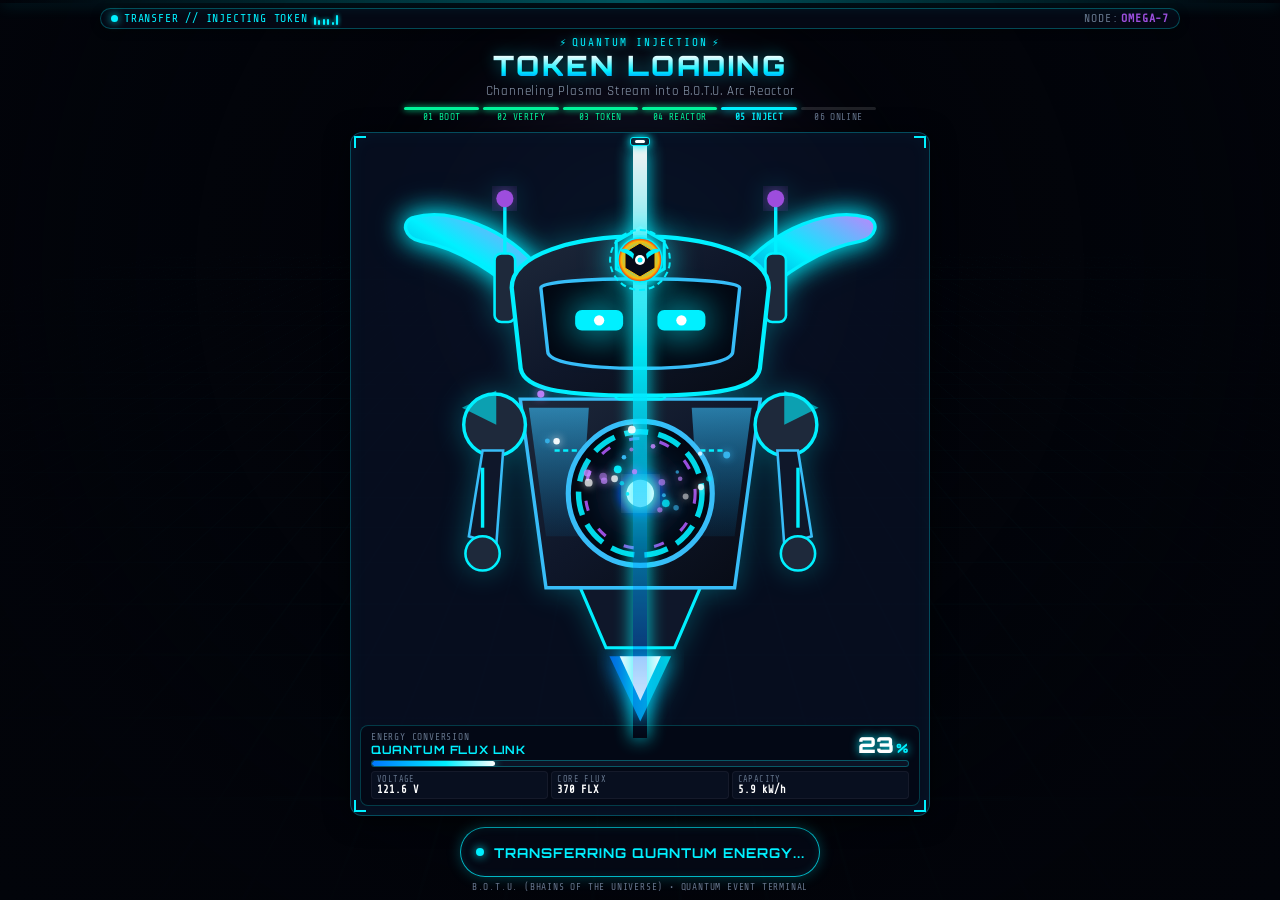
<file: token-loading.html>
<!DOCTYPE html>
<html lang="en">
<head>
  <meta charset="UTF-8">
  <meta name="viewport" content="width=device-width, initial-scale=1.0, maximum-scale=1.0, user-scalable=no, viewport-fit=cover">
  <title>B.O.T.U. – Token Loading | Quantum Token Recharge</title>

  <!-- Mobile & PWA Fullscreen Capabilities -->
  <meta name="mobile-web-app-capable" content="yes">
  <meta name="apple-mobile-web-app-capable" content="yes">
  <meta name="apple-mobile-web-app-status-bar-style" content="black-translucent">
  <meta name="apple-mobile-web-app-title" content="B.O.T.U.">
  <meta name="theme-color" content="#02040a">
  <link rel="manifest" href="manifest.json">

  <!-- Elite Futuristic Typography -->
  <link rel="preconnect" href="https://fonts.googleapis.com">
  <link rel="preconnect" href="https://fonts.gstatic.com" crossorigin>
  <link href="https://fonts.googleapis.com/css2?family=Orbitron:wght@600;700;800;900&family=Rajdhani:wght@500;600;700&family=Share+Tech+Mono&display=swap" rel="stylesheet">

  <link rel="stylesheet" href="style.css">
</head>
<body>

  <!-- Cyber Background Elements -->
  <div class="cyber-bg">
    <div class="cyber-grid"></div>
    <div class="cyber-vignette"></div>
    <div class="cyber-cosmic-glow"></div>
  </div>

  <!-- Realtime Laser Scanline Beam -->
  <div class="scan-line"></div>

  <!-- Dynamic Screen Flash on 100% Impact -->
  <div class="screen-flash" id="screen-flash"></div>

  <!-- Transition Portal Overlay -->
  <div class="transition-overlay" id="transition-overlay">
    <div class="transition-portal">
      <span class="transition-portal-text">WARPING...</span>
    </div>
  </div>

  <!-- Particles Canvas -->
  <canvas id="particle-canvas"></canvas>

  <!-- Zero-Scroll Main Viewport -->
  <div class="page-container">
    <div class="page-content page-enter">

      <!-- Header & Step Tracker -->
      <header class="page-header">
        <div class="mission-hud-bar">
          <div class="hud-left">
            <div class="hud-pill">
              <div class="hud-pulse-dot" id="hud-dot"></div>
              <span id="hud-status">TRANSFER // INJECTING TOKEN</span>
            </div>
            <div class="hud-oscilloscope" aria-hidden="true">
              <span class="osc-bar"></span>
              <span class="osc-bar"></span>
              <span class="osc-bar"></span>
              <span class="osc-bar"></span>
              <span class="osc-bar"></span>
              <span class="osc-bar"></span>
            </div>
          </div>
          <div class="hud-right">
            <div class="hud-telemetry-tag">
              <span>NODE:</span>
              <span class="tag-badge">OMEGA-7</span>
            </div>
          </div>
        </div>

        <div class="brand-header">
          <div class="brand-eyebrow">
            <span>⚡</span> QUANTUM INJECTION <span>⚡</span>
          </div>
          <h1 class="brand-title">TOKEN LOADING</h1>
          <p class="brand-subtitle">Channeling Plasma Stream into B.O.T.U. Arc Reactor</p>
        </div>

        <!-- 6-Phase Step Tracker -->
        <nav class="step-stepper" aria-label="Recharge Progress">
          <div class="step-item completed">
            <div class="step-bar"></div>
            <span class="step-label">01 BOOT</span>
          </div>
          <div class="step-item completed">
            <div class="step-bar"></div>
            <span class="step-label">02 VERIFY</span>
          </div>
          <div class="step-item completed">
            <div class="step-bar"></div>
            <span class="step-label">03 TOKEN</span>
          </div>
          <div class="step-item completed">
            <div class="step-bar"></div>
            <span class="step-label">04 REACTOR</span>
          </div>
          <div class="step-item active">
            <div class="step-bar"></div>
            <span class="step-label">05 INJECT</span>
          </div>
          <div class="step-item">
            <div class="step-bar"></div>
            <span class="step-label">06 ONLINE</span>
          </div>
        </nav>
      </header>

      <!-- Center Charging Robot Stage Card -->
      <main class="robot-stage-card">
        <div class="corner-bracket corner-tl"></div>
        <div class="corner-bracket corner-tr"></div>
        <div class="corner-bracket corner-bl"></div>
        <div class="corner-bracket corner-br"></div>

        <!-- Upper Energy Emitter Node -->
        <div class="energy-emitter">
          <div class="emitter-core"></div>
        </div>

        <!-- Plasma Stream Beam & Traveling Quantum Token -->
        <div class="energy-beam-container">
          <div class="energy-beam active" id="energy-beam"></div>

          <!-- Traveling Quantum Token -->
          <div class="traveling-token-wrap" id="traveling-token">
            <div class="traveling-token-ring"></div>
            <svg class="traveling-token-svg" viewBox="0 0 100 100" fill="none">
              <defs>
                <radialGradient id="tokenLoadGrad" cx="50%" cy="50%" r="50%">
                  <stop offset="0%" stop-color="#ffffff" />
                  <stop offset="45%" stop-color="#00f0ff" />
                  <stop offset="85%" stop-color="#ffb703" />
                  <stop offset="100%" stop-color="#d62828" />
                </radialGradient>
              </defs>
              <circle cx="50" cy="50" r="44" fill="url(#tokenLoadGrad)" stroke="#00f0ff" stroke-width="3" filter="drop-shadow(0 0 8px #00f0ff)" />
              <polygon points="50,16 80,34 80,66 50,84 20,66 20,34" fill="#060b18" stroke="#ffb703" stroke-width="2" />
              <!-- B.O.T.U. Crest Horns Emblem -->
              <path d="M38 38 C32 30, 20 26, 14 28 C10 29, 11 34, 16 35 C24 37, 32 43, 36 48 Z" fill="#00f0ff" />
              <path d="M62 38 C68 30, 80 26, 86 28 C90 29, 89 34, 84 35 C76 37, 68 43, 64 48 Z" fill="#00f0ff" />
              <circle cx="50" cy="50" r="10" fill="#ffffff" />
              <circle cx="50" cy="50" r="5" fill="#00f0ff" />
            </svg>
          </div>
        </div>

        <!-- Visual Stage with B.O.T.U. Mecha -->
        <div class="stage-visual">
          <div class="robot-figure-wrap">
            <div class="robot-aura"></div>
            <div class="shockwave-ring" id="shockwave-ring"></div>

            <!-- Complete B.O.T.U. Vector Mecha Artwork -->
            <svg class="robot-svg" viewBox="0 0 320 340" fill="none" xmlns="http://www.w3.org/2000/svg">
              <defs>
                <filter id="cyanGlow" x="-20%" y="-20%" width="140%" height="140%">
                  <feGaussianBlur stdDeviation="6" result="blur" />
                  <feMerge>
                    <feMergeNode in="blur" />
                    <feMergeNode in="SourceGraphic" />
                  </feMerge>
                </filter>
                <filter id="coreGlow" x="-40%" y="-40%" width="180%" height="180%">
                  <feGaussianBlur stdDeviation="12" result="blur" />
                  <feMerge>
                    <feMergeNode in="blur" />
                    <feMergeNode in="SourceGraphic" />
                  </feMerge>
                </filter>
                <filter id="hornGlow" x="-30%" y="-30%" width="160%" height="160%">
                  <feGaussianBlur stdDeviation="7" result="blur" />
                  <feMerge>
                    <feMergeNode in="blur" />
                    <feMergeNode in="SourceGraphic" />
                  </feMerge>
                </filter>

                <linearGradient id="bodyGradient" x1="0%" y1="0%" x2="100%" y2="100%">
                  <stop offset="0%" stop-color="#1e293b" />
                  <stop offset="50%" stop-color="#0f172a" />
                  <stop offset="100%" stop-color="#070b14" />
                </linearGradient>

                <linearGradient id="armorHighlight" x1="0%" y1="0%" x2="0%" y2="100%">
                  <stop offset="0%" stop-color="#38bdf8" stop-opacity="0.6" />
                  <stop offset="100%" stop-color="#0284c7" stop-opacity="0.1" />
                </linearGradient>

                <linearGradient id="hornGradient" x1="0%" y1="100%" x2="100%" y2="0%">
                  <stop offset="0%" stop-color="#0284c7" />
                  <stop offset="50%" stop-color="#00f0ff" />
                  <stop offset="100%" stop-color="#c084fc" />
                </linearGradient>

                <linearGradient id="neonGradient" x1="0%" y1="0%" x2="100%" y2="0%">
                  <stop offset="0%" stop-color="#0077ff" />
                  <stop offset="100%" stop-color="#00f0ff" />
                </linearGradient>

                <radialGradient id="arcCoreGrad" cx="50%" cy="50%" r="50%">
                  <stop offset="0%" stop-color="#ffffff" />
                  <stop offset="35%" stop-color="#00f0ff" />
                  <stop offset="70%" stop-color="#0055ff" stop-opacity="0.85" />
                  <stop offset="100%" stop-color="#001844" stop-opacity="0" />
                </radialGradient>
              </defs>

              <!-- COSMIC MECHA HORNS -->
              <g id="mecha-horns">
                <path class="mecha-horn" d="M102 75 C82 50, 48 38, 28 44 C20 46, 22 56, 32 58 C55 62, 78 78, 92 92 Z" 
                      fill="url(#hornGradient)" stroke="#00f0ff" stroke-width="2" filter="url(#hornGlow)" />
                <path class="mecha-horn" d="M218 75 C238 50, 272 38, 292 44 C300 46, 298 56, 288 58 C265 62, 242 78, 228 92 Z" 
                      fill="url(#hornGradient)" stroke="#00f0ff" stroke-width="2" filter="url(#hornGlow)" />
              </g>

              <!-- Thruster Flame -->
              <g id="thruster-flame">
                <polygon points="142,300 178,300 160,338" fill="url(#neonGradient)" opacity="0.85" filter="url(#cyanGlow)" />
                <polygon points="148,300 172,300 160,326" fill="#ffffff" opacity="0.95" />
              </g>

              <!-- Robot Torso Chassis -->
              <g id="robot-torso">
                <path d="M125 260 L195 260 L180 295 L140 295 Z" fill="#0f172a" stroke="#00f0ff" stroke-width="1.8" />
                <polygon points="90,150 230,150 215,260 105,260" fill="url(#bodyGradient)" stroke="#38bdf8" stroke-width="2" />
                <polygon points="95,155 130,155 125,230 105,230" fill="url(#armorHighlight)" />
                <polygon points="225,155 190,155 195,230 215,230" fill="url(#armorHighlight)" />
                <line x1="110" y1="180" x2="135" y2="180" stroke="#00f0ff" stroke-width="1.5" stroke-dasharray="3 2" />
                <line x1="185" y1="180" x2="210" y2="180" stroke="#00f0ff" stroke-width="1.5" stroke-dasharray="3 2" />
              </g>

              <!-- Robot Arms -->
              <g id="robot-arms">
                <circle cx="75" cy="165" r="18" fill="#1e293b" stroke="#00f0ff" stroke-width="2" />
                <polygon points="56,155 76,145 76,165" fill="#00f0ff" opacity="0.6" />
                <path d="M68 180 L60 230 L76 235 L80 180 Z" fill="#0f172a" stroke="#38bdf8" stroke-width="1.5" />
                <circle cx="68" cy="240" r="10" fill="#1e293b" stroke="#00f0ff" stroke-width="1.5" />
                <line x1="68" y1="190" x2="68" y2="225" stroke="#00f0ff" stroke-width="2" />

                <circle cx="245" cy="165" r="18" fill="#1e293b" stroke="#00f0ff" stroke-width="2" />
                <polygon points="264,155 244,145 244,165" fill="#00f0ff" opacity="0.6" />
                <path d="M252 180 L260 230 L244 235 L240 180 Z" fill="#0f172a" stroke="#38bdf8" stroke-width="1.5" />
                <circle cx="252" cy="240" r="10" fill="#1e293b" stroke="#00f0ff" stroke-width="1.5" />
                <line x1="252" y1="190" x2="252" y2="225" stroke="#00f0ff" stroke-width="2" />
              </g>

              <!-- ARC REACTOR / QUANTUM ENERGY CORE -->
              <g id="robot-energy-core" transform="translate(160, 205)">
                <circle cx="0" cy="0" r="42" fill="#030712" stroke="#38bdf8" stroke-width="3" />
                <g class="robot-core-outer" id="robot-core-outer">
                  <circle cx="0" cy="0" r="36" fill="none" stroke="#00f0ff" stroke-width="3.2" stroke-dasharray="14 6" opacity="0.9" />
                  <circle cx="0" cy="0" r="32" fill="none" stroke="#9d4edd" stroke-width="1.8" stroke-dasharray="6 12" />
                </g>
                <circle class="robot-core-orb" cx="0" cy="0" r="18" fill="url(#arcCoreGrad)" filter="url(#coreGlow)" id="robot-core-glow" />
                <circle cx="0" cy="0" r="8" fill="#ffffff" filter="url(#cyanGlow)" />
              </g>

              <!-- Neck Assembly -->
              <rect x="145" y="125" width="30" height="25" rx="3" fill="#334155" stroke="#00f0ff" stroke-width="1.5" />
              <line x1="145" y1="133" x2="175" y2="133" stroke="#00f0ff" stroke-width="1" />
              <line x1="145" y1="141" x2="175" y2="141" stroke="#00f0ff" stroke-width="1" />

              <!-- Robot Head & Visor -->
              <g id="robot-head">
                <rect x="75" y="65" width="12" height="40" rx="4" fill="#1e293b" stroke="#00f0ff" stroke-width="1.5" />
                <line x1="81" y1="65" x2="81" y2="35" stroke="#00f0ff" stroke-width="2" />
                <circle cx="81" cy="33" r="5" fill="#9d4edd" filter="url(#cyanGlow)" />

                <rect x="233" y="65" width="12" height="40" rx="4" fill="#1e293b" stroke="#00f0ff" stroke-width="1.5" />
                <line x1="239" y1="65" x2="239" y2="35" stroke="#00f0ff" stroke-width="2" />
                <circle cx="239" cy="33" r="5" fill="#9d4edd" filter="url(#cyanGlow)" />

                <path d="M85 85 C85 45, 235 45, 235 85 L230 130 C230 142, 215 148, 160 148 C105 148, 90 142, 90 130 Z" 
                      fill="url(#bodyGradient)" stroke="#00f0ff" stroke-width="2.5" />

                <polygon points="160,50 174,58 174,74 160,82 146,74 146,58" fill="#0f172a" stroke="#00f0ff" stroke-width="1.8" />
                <polygon points="160,56 168,61 168,71 160,76 152,71 152,61" fill="#00f0ff" opacity="0.85" />

                <path d="M102 85 C102 78, 218 78, 218 85 L214 122 C214 128, 195 132, 160 132 C125 132, 106 128, 106 122 Z" 
                      fill="#030712" stroke="#38bdf8" stroke-width="2" />

                <!-- Visor Eyes -->
                <g id="robot-eyes">
                  <rect class="robot-visor-eye" x="122" y="98" width="28" height="12" rx="4" fill="#00f0ff" />
                  <rect class="robot-visor-eye" x="170" y="98" width="28" height="12" rx="4" fill="#00f0ff" />
                  <circle cx="136" cy="104" r="3" fill="#ffffff" />
                  <circle cx="184" cy="104" r="3" fill="#ffffff" />
                </g>
              </g>
            </svg>
          </div>
        </div>

        <!-- Live Charge Readout & Telemetry HUD -->
        <div class="charge-stats-card">
          <div class="stat-header-row">
            <div class="stat-label-col">
              <span class="stat-label-sub">ENERGY CONVERSION</span>
              <span class="stat-label-main">QUANTUM FLUX LINK</span>
            </div>
            <div class="energy-percent-display">
              <span id="energy-percent">0</span><span class="energy-percent-unit">%</span>
            </div>
          </div>

          <div class="progress-bar-container">
            <div class="progress-track">
              <div class="progress-fill" id="progress-fill"></div>
            </div>
          </div>

          <div class="telemetry-grid">
            <div class="telemetry-item">
              <span class="telemetry-key">VOLTAGE</span>
              <span class="telemetry-val" id="stat-voltage">12.4 V</span>
            </div>
            <div class="telemetry-item">
              <span class="telemetry-key">CORE FLUX</span>
              <span class="telemetry-val" id="stat-flux">180 FLX</span>
            </div>
            <div class="telemetry-item">
              <span class="telemetry-key">CAPACITY</span>
              <span class="telemetry-val" id="stat-capacity">0.1 kW/h</span>
            </div>
          </div>
        </div>
      </main>

      <!-- Status Footer (No Button - Auto-Redirects at 100%) -->
      <footer class="page-footer">
        <div class="transfer-status-indicator" id="transfer-status-indicator">
          <span class="status-pulse-dot"></span>
          <span id="transfer-status-label">TRANSFERRING QUANTUM ENERGY...</span>
        </div>
        <div class="footer-info">
          <span>B.O.T.U. (BHAINS OF THE UNIVERSE) • QUANTUM EVENT TERMINAL</span>
        </div>
      </footer>

    </div>
  </div>

  <script src="botu-core.js"></script>
  <script>
    function startTokenLoadingSequence() {
      const energyPercent = document.getElementById('energy-percent');
      const progressFill = document.getElementById('progress-fill');
      const statusIndicator = document.getElementById('transfer-status-indicator');
      const statusLabel = document.getElementById('transfer-status-label');
      const statVoltage = document.getElementById('stat-voltage');
      const statFlux = document.getElementById('stat-flux');
      const statCapacity = document.getElementById('stat-capacity');
      const hudStatus = document.getElementById('hud-status');
      const hudDot = document.getElementById('hud-dot');
      const screenFlash = document.getElementById('screen-flash');
      const shockwave = document.getElementById('shockwave-ring');
      const beam = document.getElementById('energy-beam');
      const travelingToken = document.getElementById('traveling-token');
      const coreGlow = document.getElementById('robot-core-glow');
      const robotEyes = document.querySelectorAll('.robot-visor-eye');
      const mechaHorns = document.querySelectorAll('.mecha-horn');

      // Start audio safely
      try {
        window.BOTU.sound.ensureContext();
        window.BOTU.sound.startChargingHum();
      } catch (e) {
        console.warn('Audio start error:', e);
      }

      const duration = 8000; // 8.0 seconds cinematic transfer duration
      let startTime = null;
      let lastSparkTime = 0;
      let isDone = false;

      const getCoreCoordinates = () => {
        const core = document.getElementById('robot-core-outer');
        if (core) {
          const rect = core.getBoundingClientRect();
          return { x: rect.left + rect.width / 2, y: rect.top + rect.height / 2 };
        }
        return { x: window.innerWidth / 2, y: window.innerHeight * 0.45 };
      };

      function updateCharge(timestamp) {
        if (!startTime) startTime = timestamp;
        const elapsed = timestamp - startTime;
        const rawProgress = Math.min(Math.max(elapsed / duration, 0), 1);
        const eased = Math.sin((rawProgress * Math.PI) / 2);
        const currentPercent = Math.min(100, Math.floor(eased * 100));

        // 1. Numerical & Progress Bar Animation
        if (energyPercent) energyPercent.textContent = currentPercent;
        if (progressFill) progressFill.style.width = currentPercent + '%';

        // 2. HUD & Status Indicator Display (percentage displayed exclusively in the gauge above)
        if (!isDone) {
          if (hudStatus) hudStatus.textContent = 'TRANSFER // INJECTING TOKEN';
          if (statusLabel) statusLabel.textContent = 'TRANSFERRING QUANTUM ENERGY...';
        }

        // 3. Audio pitch modulation
        try {
          window.BOTU.sound.updateChargingHum(eased);
        } catch (e) {}

        // 4. Traveling Token Position along the Beam (travels from 0% down to 82% where chest core is)
        if (travelingToken) {
          const travelTopPercent = Math.min(eased * 82, 82);
          travelingToken.style.top = travelTopPercent + '%';

          // When reaching chest core (>80%), absorb into the reactor
          if (rawProgress > 0.82) {
            const absorbRatio = (rawProgress - 0.82) / 0.18;
            travelingToken.style.opacity = Math.max(0, 1 - absorbRatio * 1.2).toFixed(2);
            travelingToken.style.transform = `translate(-50%, -50%) scale(${1 + absorbRatio * 0.6})`;
          } else {
            travelingToken.style.opacity = '1';
            travelingToken.style.transform = 'translate(-50%, -50%) scale(1)';
          }
        }

        // 5. Telemetry values animation
        const v = (12.4 + eased * 467.6).toFixed(1);
        const f = Math.floor(18 + eased * 82);
        const c = (0.1 + eased * 24.9).toFixed(1);

        if (statVoltage) statVoltage.textContent = v + ' V';
        if (statFlux) statFlux.textContent = (f * 10) + ' FLX';
        if (statCapacity) statCapacity.textContent = c + ' kW/h';

        // 6. Visual intensity escalation
        if (coreGlow) {
          coreGlow.style.opacity = (0.4 + eased * 0.6).toFixed(2);
        }
        robotEyes.forEach(eye => {
          eye.style.filter = `drop-shadow(0 0 ${6 + eased * 20}px #00f0ff)`;
        });
        mechaHorns.forEach(horn => {
          horn.style.filter = `drop-shadow(0 0 ${4 + eased * 14}px #00f0ff)`;
        });

        // 7. Emit spark particles towards the chest core
        if (timestamp - lastSparkTime > 100 && rawProgress < 0.98) {
          lastSparkTime = timestamp;
          const pos = getCoreCoordinates();
          if (window.BOTU.particleEngine) {
            window.BOTU.particleEngine.emitChargingSparks(pos.x, pos.y);
          }
          if (Math.random() > 0.35) {
            try {
              window.BOTU.sound.playSparkCrackle();
            } catch (e) {}
          }
        }

        if (rawProgress < 1) {
          requestAnimationFrame(updateCharge);
        } else {
          // 100% Impact & Full Energy Explosion
          isDone = true;
          try {
            window.BOTU.sound.stopChargingHum();
          } catch (e) {}

          if (energyPercent) energyPercent.textContent = '100';
          if (progressFill) progressFill.style.width = '100%';
          if (statVoltage) statVoltage.textContent = '480.0 V';
          if (statFlux) statFlux.textContent = '1000 FLX';
          if (statCapacity) statCapacity.textContent = '25.0 kW/h';

          // Trigger Screen Flash & Shockwave
          if (screenFlash) screenFlash.classList.add('flash-active');
          if (shockwave) shockwave.classList.add('animate');

          try {
            window.BOTU.sound.playCompletionSound();
            setTimeout(() => {
              window.BOTU.sound.playCelebrationFanfare();
            }, 180);
          } catch (e) {}

          if (beam) beam.classList.remove('active');
          if (travelingToken) travelingToken.style.opacity = '0';
          if (hudStatus) hudStatus.textContent = 'RESTORED // 100% POWER';
          if (hudDot) hudDot.classList.add('online');

          // Highlight Status Indicator to Complete
          if (statusIndicator) {
            statusIndicator.classList.add('complete');
          }
          if (statusLabel) {
            statusLabel.textContent = '✓ QUANTUM INJECTION COMPLETE • REDIRECTING...';
          }

          // AUTO REDIRECT TO CONGRATULATIONS PAGE
          setTimeout(() => {
            window.BOTU.navigator.navigateTo('congratulations.html', 400);
          }, 850);
        }
      }

      requestAnimationFrame(updateCharge);
    }

    if (document.readyState === 'loading') {
      document.addEventListener('DOMContentLoaded', startTokenLoadingSequence);
    } else {
      startTokenLoadingSequence();
    }
  </script>
</body>
</html>
</file>
<file: style.css>
/* ===================================================================
   B.O.T.U. (Bhains of the Universe) - Quantum Token Recharge Station
   Universal Cyberpunk Stylesheet - Zero Scrollbar Viewport Architecture
   =================================================================== */

:root {
  /* Cyberpunk Neon Palette */
  --bg-deep: #02040a;
  --bg-dark: #060b18;
  --bg-panel: rgba(8, 16, 36, 0.82);
  --bg-panel-light: rgba(15, 23, 42, 0.65);
  --panel-border: rgba(0, 240, 255, 0.28);
  --panel-border-bright: rgba(0, 240, 255, 0.75);

  --neon-cyan: #00f0ff;
  --neon-cyan-glow: rgba(0, 240, 255, 0.75);
  --neon-blue: #0077ff;
  --neon-purple: #9d4edd;
  --neon-purple-glow: rgba(157, 78, 221, 0.65);
  --neon-emerald: #00f59b;
  --neon-emerald-glow: rgba(0, 245, 155, 0.6);
  --neon-gold: #ffb703;
  --neon-gold-glow: rgba(255, 183, 3, 0.65);
  --neon-crimson: #ff0055;

  --text-white: #ffffff;
  --text-primary: #f1f5f9;
  --text-secondary: #94a3b8;
  --text-cyan: #38bdf8;
  --text-muted: #64748b;

  --font-display: 'Orbitron', -apple-system, BlinkMacSystemFont, 'Segoe UI', Roboto, sans-serif;
  --font-body: 'Rajdhani', -apple-system, BlinkMacSystemFont, 'Segoe UI', Roboto, sans-serif;
  --font-mono: 'Share Tech Mono', Consolas, 'Courier New', monospace;

  --ease-expo: cubic-bezier(0.16, 1, 0.3, 1);
  --ease-spring: cubic-bezier(0.34, 1.56, 0.64, 1);
}

/* Base Strict Zero-Scroll Reset */
*,
*::before,
*::after {
  box-sizing: border-box;
  margin: 0;
  padding: 0;
  -webkit-tap-highlight-color: transparent;
}

html {
  width: 100%;
  height: 100%;
  margin: 0;
  padding: 0;
  overflow: hidden !important;
  overscroll-behavior: none;
  background-color: var(--bg-deep);
}

body {
  width: 100%;
  height: 100%;
  height: 100vh;
  height: 100dvh;
  min-height: 0;
  margin: 0;
  padding: 0;
  overflow: hidden !important;
  overscroll-behavior: none;
  position: fixed;
  top: 0;
  left: 0;
  right: 0;
  bottom: 0;
  background-color: var(--bg-deep);
  color: var(--text-primary);
  font-family: var(--font-body);
  user-select: none;
  -webkit-user-select: none;
}

/* Fullscreen API Native Element Styling */
:fullscreen,
:-webkit-full-screen,
:-moz-full-screen,
:-ms-fullscreen {
  width: 100vw !important;
  height: 100vh !important;
  height: 100dvh !important;
  margin: 0 !important;
  padding: 0 !important;
  overflow: hidden !important;
  background-color: var(--bg-deep) !important;
}

/* Master Viewport Container */
.page-container {
  width: 100%;
  height: 100%;
  height: 100vh;
  height: 100dvh;
  min-height: 0;
  overflow: hidden;
  display: flex;
  flex-direction: column;
  align-items: center;
  justify-content: center;
  position: relative;
  z-index: 1;
}

.page-content {
  width: 100%;
  max-width: 1100px;
  height: 100%;
  height: 100vh;
  height: 100dvh;
  min-height: 0;
  overflow: hidden;

  display: flex;
  flex-direction: column;
  justify-content: space-between;
  align-items: center;

  padding-top: max(8px, env(safe-area-inset-top));
  padding-bottom: max(8px, env(safe-area-inset-bottom));
  padding-left: max(10px, env(safe-area-inset-left));
  padding-right: max(10px, env(safe-area-inset-right));

  gap: clamp(4px, 1.2vh, 12px);
  position: relative;
  z-index: 2;
  transition: opacity 0.3s ease, transform 0.3s ease;
}

/* Page Entrance / Exit Transitions */
.page-enter {
  animation: pageFadeIn 0.35s var(--ease-expo) forwards;
}

.page-exit {
  animation: pageFadeOut 0.3s var(--ease-expo) forwards;
  pointer-events: none;
}

@keyframes pageFadeIn {
  0% {
    opacity: 0;
    transform: scale(0.97) translateY(8px);
  }
  100% {
    opacity: 1;
    transform: scale(1) translateY(0);
  }
}

@keyframes pageFadeOut {
  0% {
    opacity: 1;
    transform: scale(1) translateY(0);
  }
  100% {
    opacity: 0;
    transform: scale(1.03) translateY(-10px);
  }
}

/* Smooth Navigation Transition Overlay */
.transition-overlay {
  position: fixed;
  top: 0;
  left: 0;
  width: 100vw;
  height: 100vh;
  height: 100dvh;
  z-index: 9999;
  pointer-events: none;
  opacity: 0;
  display: flex;
  align-items: center;
  justify-content: center;
  background: radial-gradient(circle at center, rgba(0, 240, 255, 0.15) 0%, rgba(2, 4, 10, 0.96) 80%);
  transition: opacity 0.25s ease;
}

.transition-overlay.active {
  opacity: 1;
  pointer-events: auto;
}

.transition-portal {
  width: 130px;
  height: 130px;
  border-radius: 50%;
  border: 3px solid var(--neon-cyan);
  box-shadow: 0 0 35px var(--neon-cyan), inset 0 0 30px var(--neon-cyan);
  display: flex;
  align-items: center;
  justify-content: center;
  animation: portalPulse 0.6s infinite alternate ease-in-out;
  position: relative;
}

.transition-portal::before {
  content: '';
  position: absolute;
  width: 90px;
  height: 90px;
  border-radius: 50%;
  border: 2px dashed var(--neon-purple);
  animation: spinCW 2s linear infinite;
}

.transition-portal-text {
  font-family: var(--font-display);
  font-size: 11px;
  color: var(--neon-cyan);
  letter-spacing: 2px;
  text-shadow: 0 0 8px var(--neon-cyan);
}

@keyframes portalPulse {
  0% { transform: scale(0.85); box-shadow: 0 0 20px var(--neon-cyan); }
  100% { transform: scale(1.25); box-shadow: 0 0 50px var(--neon-cyan), 0 0 80px var(--neon-purple); }
}

@keyframes spinCW {
  0% { transform: rotate(0deg); }
  100% { transform: rotate(360deg); }
}

@keyframes spinCCW {
  0% { transform: rotate(0deg); }
  100% { transform: rotate(-360deg); }
}

/* Background Cyber Grid & Cosmic Glow */
.cyber-bg {
  position: fixed;
  top: 0;
  left: 0;
  width: 100vw;
  height: 100vh;
  height: 100dvh;
  pointer-events: none;
  z-index: 0;
  overflow: hidden;
}

.cyber-grid {
  position: absolute;
  top: -50%;
  left: -50%;
  width: 200%;
  height: 200%;
  background-image: 
    linear-gradient(rgba(0, 240, 255, 0.05) 1px, transparent 1px),
    linear-gradient(90deg, rgba(0, 240, 255, 0.05) 1px, transparent 1px);
  background-size: 36px 36px;
  transform: perspective(450px) rotateX(55deg);
  animation: gridDrive 16s linear infinite;
  opacity: 0.55;
}

@keyframes gridDrive {
  0% { transform: perspective(450px) rotateX(55deg) translateY(0); }
  100% { transform: perspective(450px) rotateX(55deg) translateY(36px); }
}

.cyber-vignette {
  position: absolute;
  top: 0;
  left: 0;
  width: 100%;
  height: 100%;
  background: radial-gradient(circle at 50% 30%, transparent 15%, rgba(2, 4, 10, 0.88) 75%, var(--bg-deep) 100%);
}

.cyber-cosmic-glow {
  position: absolute;
  top: 30%;
  left: 50%;
  transform: translate(-50%, -50%);
  width: 500px;
  height: 500px;
  max-width: 90vw;
  background: radial-gradient(circle, rgba(0, 240, 255, 0.18) 0%, rgba(157, 78, 221, 0.08) 45%, transparent 70%);
  filter: blur(40px);
  border-radius: 50%;
  animation: cosmicPulse 6s ease-in-out infinite alternate;
}

@keyframes cosmicPulse {
  0% { transform: translate(-50%, -50%) scale(0.9); opacity: 0.65; }
  100% { transform: translate(-50%, -50%) scale(1.1); opacity: 0.95; }
}

/* Realtime Laser Scanline Beam */
.scan-line {
  position: fixed;
  top: 0;
  left: 0;
  width: 100%;
  height: 3px;
  background: linear-gradient(90deg, transparent, var(--neon-cyan), transparent);
  box-shadow: 0 0 16px var(--neon-cyan);
  opacity: 0.35;
  pointer-events: none;
  z-index: 100;
  animation: scanLaser 4s ease-in-out infinite;
}

@keyframes scanLaser {
  0% { top: 0; opacity: 0; }
  15% { opacity: 0.45; }
  85% { opacity: 0.45; }
  100% { top: 100%; opacity: 0; }
}

/* Dynamic Screen Flash on 100% Impact */
.screen-flash {
  position: fixed;
  top: 0;
  left: 0;
  width: 100vw;
  height: 100vh;
  height: 100dvh;
  background: radial-gradient(circle, #ffffff 0%, rgba(0, 240, 255, 0.8) 40%, rgba(2, 4, 10, 0.95) 100%);
  z-index: 200;
  opacity: 0;
  pointer-events: none;
  transition: opacity 0.05s ease-out;
}

.screen-flash.flash-active {
  opacity: 0.95;
  transition: none;
  animation: flashDecay 0.85s var(--ease-expo) forwards;
}

@keyframes flashDecay {
  0% { opacity: 0.95; }
  100% { opacity: 0; }
}

/* Fullscreen Particle / Confetti Canvas */
#particle-canvas {
  position: fixed;
  top: 0;
  left: 0;
  width: 100vw;
  height: 100vh;
  height: 100dvh;
  pointer-events: none;
  z-index: 50;
}

/* ===================================================================
   HEADER & MISSION HUD BAR
   =================================================================== */
.page-header {
  width: 100%;
  flex-shrink: 0;
  display: flex;
  flex-direction: column;
  align-items: center;
  gap: clamp(4px, 0.8vh, 8px);
}

.mission-hud-bar {
  width: 100%;
  display: flex;
  align-items: center;
  justify-content: space-between;
  background: rgba(6, 11, 24, 0.78);
  border: 1px solid var(--panel-border);
  border-radius: 999px;
  padding: 3px 10px;
  font-family: var(--font-mono);
  font-size: clamp(9px, 2.3vw, 11.5px);
  letter-spacing: 0.8px;
  backdrop-filter: blur(8px);
  -webkit-backdrop-filter: blur(8px);
  box-shadow: 0 2px 10px rgba(0, 0, 0, 0.4);
}

.hud-left {
  display: flex;
  align-items: center;
  gap: 6px;
  min-width: 0;
  flex: 1 1 auto;
}

.hud-pill {
  display: flex;
  align-items: center;
  gap: 6px;
  color: var(--neon-cyan);
  min-width: 0;
}

.hud-pill span {
  white-space: nowrap;
  overflow: hidden;
  text-overflow: ellipsis;
}

.hud-pulse-dot {
  width: 7px;
  height: 7px;
  border-radius: 50%;
  background-color: var(--neon-cyan);
  box-shadow: 0 0 8px var(--neon-cyan);
  animation: ledPulse 1.4s infinite alternate;
  flex-shrink: 0;
}

.hud-pulse-dot.online {
  background-color: var(--neon-emerald);
  box-shadow: 0 0 10px var(--neon-emerald);
}

.hud-pulse-dot.warning {
  background-color: var(--neon-gold);
  box-shadow: 0 0 8px var(--neon-gold);
}

@keyframes ledPulse {
  0% { opacity: 0.35; transform: scale(0.85); }
  100% { opacity: 1; transform: scale(1.15); }
}

.hud-oscilloscope {
  display: flex;
  align-items: flex-end;
  gap: 2.5px;
  height: 12px;
  flex-shrink: 0;
}

.osc-bar {
  width: 2px;
  height: 4px;
  background-color: var(--neon-cyan);
  border-radius: 1px;
  transition: height 0.08s ease;
  box-shadow: 0 0 4px var(--neon-cyan);
}

.hud-right {
  display: flex;
  align-items: center;
  gap: 6px;
  flex-shrink: 0;
}

.hud-sound-toggle {
  display: none !important;
}

.hud-telemetry-tag {
  color: var(--text-muted);
  display: flex;
  align-items: center;
  gap: 3px;
}

.tag-badge {
  color: var(--neon-purple);
  font-weight: 700;
}

/* ===================================================================
   STEP PROGRESS STEPPER (PHASES 1 to 6)
   =================================================================== */
.step-stepper {
  width: 100%;
  max-width: 480px;
  display: flex;
  align-items: center;
  justify-content: space-between;
  padding: 0 4px;
  gap: 4px;
}

.step-item {
  flex: 1;
  display: flex;
  flex-direction: column;
  align-items: center;
  gap: 2px;
  position: relative;
  min-width: 0;
}

.step-bar {
  width: 100%;
  height: 3px;
  background: rgba(255, 255, 255, 0.12);
  border-radius: 2px;
  transition: all 0.3s ease;
}

.step-item.completed .step-bar {
  background: var(--neon-emerald);
  box-shadow: 0 0 6px var(--neon-emerald);
}

.step-item.active .step-bar {
  background: var(--neon-cyan);
  box-shadow: 0 0 8px var(--neon-cyan);
  animation: activeStepPulse 1.2s infinite alternate;
}

@keyframes activeStepPulse {
  0% { box-shadow: 0 0 4px var(--neon-cyan); opacity: 0.8; }
  100% { box-shadow: 0 0 10px var(--neon-cyan); opacity: 1; }
}

.step-label {
  font-family: var(--font-mono);
  font-size: clamp(7.5px, 1.7vw, 9.5px);
  color: var(--text-muted);
  letter-spacing: 0.3px;
  white-space: nowrap;
}

.step-item.completed .step-label {
  color: var(--neon-emerald);
}

.step-item.active .step-label {
  color: var(--neon-cyan);
  font-weight: 700;
}

/* ===================================================================
   BRAND & PAGE HEADINGS
   =================================================================== */
.brand-header {
  text-align: center;
  flex-shrink: 0;
}

.brand-eyebrow {
  font-family: var(--font-mono);
  font-size: clamp(8.5px, 2vw, 11px);
  letter-spacing: clamp(1px, 0.6vw, 2px);
  color: var(--neon-cyan);
  text-shadow: 0 0 8px var(--neon-cyan-glow);
  display: flex;
  align-items: center;
  justify-content: center;
  gap: 4px;
}

.brand-title {
  font-family: var(--font-display);
  font-size: clamp(17px, 4.2vw, 28px);
  font-weight: 900;
  letter-spacing: clamp(1.2px, 0.6vw, 2.5px);
  background: linear-gradient(180deg, #ffffff 15%, var(--neon-cyan) 65%, #0077ff 100%);
  -webkit-background-clip: text;
  -webkit-text-fill-color: transparent;
  filter: drop-shadow(0 0 8px rgba(0, 240, 255, 0.4));
  line-height: 1.15;
  margin: 1px 0;
}

.brand-subtitle {
  font-family: var(--font-body);
  font-size: clamp(10.5px, 2.3vw, 13px);
  color: var(--text-secondary);
  letter-spacing: 0.8px;
}

/* ===================================================================
   MASTER VISUAL STAGE CARD
   =================================================================== */
.robot-stage-card {
  width: 100%;
  max-width: 580px;
  flex: 1 1 0;
  min-height: 0;
  min-width: 0;

  display: flex;
  flex-direction: column;
  align-items: center;
  justify-content: space-between;

  background: var(--bg-panel);
  border: 1px solid var(--panel-border);
  border-radius: 12px;
  box-shadow: 0 4px 25px rgba(0, 0, 0, 0.65), inset 0 0 20px rgba(0, 240, 255, 0.05);
  backdrop-filter: blur(12px);
  -webkit-backdrop-filter: blur(12px);

  padding: clamp(4px, 1vh, 10px);
  position: relative;
  overflow: hidden;
}

/* Futuristic Corner Brackets */
.corner-bracket {
  position: absolute;
  width: 12px;
  height: 12px;
  border: 2px solid var(--neon-cyan);
  pointer-events: none;
  z-index: 10;
}

.corner-tl { top: 3px; left: 3px; border-right: none; border-bottom: none; }
.corner-tr { top: 3px; right: 3px; border-left: none; border-bottom: none; }
.corner-bl { bottom: 3px; left: 3px; border-right: none; border-top: none; }
.corner-br { bottom: 3px; right: 3px; border-left: none; border-top: none; }

/* Visual Stage Area for Robot / Hologram */
.stage-visual {
  flex: 1 1 0;
  min-height: 0;
  min-width: 0;
  width: 100%;
  display: flex;
  align-items: center;
  justify-content: center;
  position: relative;
  overflow: hidden;
}

/* Robot Figure Wrapper */
.robot-figure-wrap {
  width: 100%;
  height: 100%;
  min-height: 0;
  display: flex;
  align-items: center;
  justify-content: center;
  position: relative;
  animation: robotFloat 3.8s ease-in-out infinite alternate;
}

@keyframes robotFloat {
  0% { transform: translateY(-3px); }
  100% { transform: translateY(3px); }
}

.robot-svg {
  max-width: 100%;
  max-height: 100%;
  height: 100%;
  width: auto;
  object-fit: contain;
  filter: drop-shadow(0 0 14px rgba(0, 240, 255, 0.28));
}

/* Ambient Aura Rings */
.robot-aura {
  position: absolute;
  width: clamp(130px, 42vw, 220px);
  height: clamp(130px, 42vw, 220px);
  border-radius: 50%;
  background: radial-gradient(circle, rgba(0, 240, 255, 0.15) 0%, rgba(157, 78, 221, 0.05) 50%, transparent 70%);
  filter: blur(14px);
  pointer-events: none;
  animation: auraPulse 4s ease-in-out infinite alternate;
}

@keyframes auraPulse {
  0% { transform: scale(0.9); opacity: 0.6; }
  100% { transform: scale(1.15); opacity: 0.95; }
}

.shockwave-ring {
  position: absolute;
  width: 60px;
  height: 60px;
  border-radius: 50%;
  border: 3px solid var(--neon-cyan);
  opacity: 0;
  pointer-events: none;
}

.shockwave-ring.animate {
  animation: shockwaveExpand 0.75s var(--ease-expo) forwards;
}

@keyframes shockwaveExpand {
  0% { transform: scale(0.2); opacity: 1; border-width: 5px; }
  100% { transform: scale(5.5); opacity: 0; border-width: 1px; }
}

/* Upper Energy Emitter Node */
.energy-emitter {
  position: absolute;
  top: 4px;
  left: 50%;
  transform: translateX(-50%);
  width: 20px;
  height: 9px;
  background: #0f172a;
  border: 1.5px solid var(--neon-cyan);
  border-radius: 3px;
  display: flex;
  align-items: center;
  justify-content: center;
  box-shadow: 0 0 8px var(--neon-cyan);
  z-index: 5;
}

.emitter-core {
  width: 10px;
  height: 3px;
  background: #ffffff;
  box-shadow: 0 0 10px var(--neon-cyan);
  border-radius: 2px;
}

/* Plasma Stream Beam */
.energy-beam-container {
  position: absolute;
  top: 13px;
  left: 50%;
  transform: translateX(-50%);
  width: 14px;
  height: calc(100% - 90px);
  pointer-events: none;
  z-index: 4;
}

.energy-beam {
  width: 100%;
  height: 100%;
  background: linear-gradient(180deg, #ffffff 0%, var(--neon-cyan) 35%, rgba(0, 119, 255, 0.4) 85%, transparent 100%);
  box-shadow: 0 0 18px var(--neon-cyan);
  opacity: 0;
  transition: opacity 0.35s ease;
  transform-origin: top;
}

.energy-beam.active {
  opacity: 0.95;
  animation: beamFlicker 0.12s infinite alternate;
}

/* Traveling Quantum Token along Beam */
.traveling-token-wrap {
  position: absolute;
  left: 50%;
  top: 2%;
  transform: translate(-50%, -50%);
  width: clamp(38px, 9vw, 50px);
  height: clamp(38px, 9vw, 50px);
  z-index: 10;
  pointer-events: none;
  display: flex;
  align-items: center;
  justify-content: center;
  filter: drop-shadow(0 0 16px var(--neon-cyan));
  will-change: top, transform, opacity;
}

.traveling-token-ring {
  position: absolute;
  width: 125%;
  height: 125%;
  border-radius: 50%;
  border: 2px dashed var(--neon-cyan);
  animation: spinCW 1.2s linear infinite;
}

.traveling-token-svg {
  width: 100%;
  height: 100%;
  animation: tokenPulseGlow 1.2s ease-in-out infinite alternate;
}

@keyframes tokenPulseGlow {
  0% { transform: scale(0.92); filter: drop-shadow(0 0 6px var(--neon-cyan)); }
  100% { transform: scale(1.08); filter: drop-shadow(0 0 16px var(--neon-gold)), drop-shadow(0 0 24px var(--neon-cyan)); }
}

@keyframes beamFlicker {
  0% { transform: scaleX(0.85); opacity: 0.85; filter: drop-shadow(0 0 8px var(--neon-cyan)); }
  100% { transform: scaleX(1.15); opacity: 1; filter: drop-shadow(0 0 18px #ffffff); }
}

/* ===================================================================
   TELEMETRY & CHARGE STATS CARD
   =================================================================== */
.charge-stats-card {
  width: 100%;
  background: rgba(3, 7, 18, 0.72);
  border: 1px solid rgba(0, 240, 255, 0.22);
  border-radius: 8px;
  padding: clamp(3px, 0.8vh, 6px) clamp(6px, 1.8vw, 10px);
  flex-shrink: 0;
  display: flex;
  flex-direction: column;
  gap: 3px;
}

.stat-header-row {
  display: flex;
  align-items: center;
  justify-content: space-between;
}

.stat-label-col {
  display: flex;
  flex-direction: column;
}

.stat-label-sub {
  font-family: var(--font-mono);
  font-size: clamp(7.5px, 1.7vw, 9.5px);
  color: var(--text-muted);
  letter-spacing: 0.8px;
}

.stat-label-main {
  font-family: var(--font-display);
  font-size: clamp(9.5px, 2.1vw, 11.5px);
  color: var(--neon-cyan);
  letter-spacing: 0.6px;
  font-weight: 700;
}

.energy-percent-display {
  font-family: var(--font-display);
  font-size: clamp(15px, 3.8vw, 22px);
  font-weight: 900;
  color: var(--text-white);
  text-shadow: 0 0 10px var(--neon-cyan);
  line-height: 1;
}

.energy-percent-unit {
  font-size: clamp(9.5px, 2.3vw, 13px);
  color: var(--neon-cyan);
  margin-left: 2px;
}

/* Compact Progress Track */
.progress-bar-container {
  width: 100%;
}

.progress-track {
  width: 100%;
  height: clamp(5px, 1vh, 7px);
  background: rgba(15, 23, 42, 0.8);
  border: 1px solid rgba(0, 240, 255, 0.3);
  border-radius: 4px;
  overflow: hidden;
  position: relative;
}

.progress-fill {
  height: 100%;
  width: 0%;
  background: linear-gradient(90deg, #0077ff 0%, var(--neon-cyan) 60%, #ffffff 100%);
  box-shadow: 0 0 10px var(--neon-cyan);
  border-radius: 3px;
  transition: width 0.1s linear;
}

.telemetry-grid {
  display: grid;
  grid-template-columns: repeat(3, 1fr);
  gap: 3px;
  padding-top: 1px;
}

.telemetry-item {
  display: flex;
  flex-direction: column;
  background: rgba(15, 23, 42, 0.5);
  padding: 2px 5px;
  border-radius: 4px;
  border: 1px solid rgba(255, 255, 255, 0.05);
}

.telemetry-key {
  font-family: var(--font-mono);
  font-size: clamp(7px, 1.5vw, 8.5px);
  color: var(--text-muted);
  letter-spacing: 0.4px;
}

.telemetry-val {
  font-family: var(--font-mono);
  font-size: clamp(8.5px, 1.9vw, 10.5px);
  color: var(--text-white);
  font-weight: 600;
}

/* ===================================================================
   PRIMARY ACTIONS & BUTTONS
   =================================================================== */
.page-footer {
  width: 100%;
  flex-shrink: 0;
  display: flex;
  flex-direction: column;
  align-items: center;
  gap: clamp(2px, 0.6vh, 5px);
}

.primary-btn {
  width: min(92%, 360px);
  min-height: 42px;
  height: clamp(42px, 6vh, 50px);
  padding: 0 16px;

  display: flex;
  align-items: center;
  justify-content: center;
  gap: 8px;

  background: linear-gradient(135deg, rgba(0, 240, 255, 0.18) 0%, rgba(0, 119, 255, 0.35) 100%);
  border: 1.5px solid var(--neon-cyan);
  border-radius: 999px;
  color: var(--text-white);
  font-family: var(--font-display);
  font-size: clamp(11.5px, 3vw, 14.5px);
  font-weight: 800;
  letter-spacing: 1.2px;
  text-transform: uppercase;
  cursor: pointer;
  touch-action: manipulation;
  box-shadow: 0 0 16px rgba(0, 240, 255, 0.4), inset 0 0 10px rgba(0, 240, 255, 0.2);
  transition: all 0.25s var(--ease-expo);
  position: relative;
  overflow: hidden;
  flex-shrink: 0;
}

.primary-btn::after {
  content: '';
  position: absolute;
  top: -50%;
  left: -50%;
  width: 200%;
  height: 200%;
  background: linear-gradient(
    60deg,
    transparent 35%,
    rgba(255, 255, 255, 0.25) 50%,
    transparent 65%
  );
  transform: translateX(-100%);
  transition: transform 0.6s ease;
}

.primary-btn:hover:not(:disabled)::after {
  transform: translateX(100%);
}

.primary-btn:hover:not(:disabled) {
  background: linear-gradient(135deg, rgba(0, 240, 255, 0.35) 0%, rgba(0, 119, 255, 0.55) 100%);
  border-color: #ffffff;
  box-shadow: 0 0 26px rgba(0, 240, 255, 0.7), inset 0 0 14px rgba(255, 255, 255, 0.3);
  transform: translateY(-2px);
}

.primary-btn:active:not(:disabled) {
  transform: scale(0.98);
}

.primary-btn:disabled {
  opacity: 0.45;
  cursor: not-allowed;
  border-color: var(--text-muted);
  box-shadow: none;
}

.primary-btn.btn-pulse {
  animation: btnGlowPulse 1.8s infinite alternate;
}

@keyframes btnGlowPulse {
  0% { box-shadow: 0 0 10px rgba(0, 240, 255, 0.4); }
  100% { box-shadow: 0 0 24px rgba(0, 240, 255, 0.85), 0 0 40px rgba(0, 119, 255, 0.5); }
}

/* Transfer Status Indicator (Auto-Redirect at 100%) */
.transfer-status-indicator {
  width: min(92%, 360px);
  min-height: 42px;
  height: clamp(42px, 6vh, 50px);
  padding: 0 16px;

  display: flex;
  align-items: center;
  justify-content: center;
  gap: 10px;

  background: rgba(6, 11, 24, 0.78);
  border: 1.5px solid var(--panel-border-bright);
  border-radius: 999px;
  color: var(--neon-cyan);
  font-family: var(--font-display);
  font-size: clamp(11px, 2.8vw, 13.5px);
  font-weight: 700;
  letter-spacing: 1px;
  box-shadow: 0 0 14px rgba(0, 240, 255, 0.25), inset 0 0 10px rgba(0, 240, 255, 0.1);
  text-align: center;
  white-space: nowrap;
  flex-shrink: 0;
  transition: all 0.3s ease;
}

.transfer-status-indicator.complete {
  border-color: var(--neon-emerald);
  color: var(--neon-emerald);
  box-shadow: 0 0 24px var(--neon-emerald-glow), inset 0 0 14px rgba(0, 245, 155, 0.2);
  animation: completePulse 0.9s infinite alternate;
}

.status-pulse-dot {
  width: 8px;
  height: 8px;
  border-radius: 50%;
  background-color: var(--neon-cyan);
  box-shadow: 0 0 10px var(--neon-cyan);
  animation: ledPulse 1.2s infinite alternate;
  flex-shrink: 0;
}

.transfer-status-indicator.complete .status-pulse-dot {
  background-color: var(--neon-emerald);
  box-shadow: 0 0 12px var(--neon-emerald);
}

@keyframes completePulse {
  0% { transform: scale(0.98); box-shadow: 0 0 15px var(--neon-emerald-glow); }
  100% { transform: scale(1.02); box-shadow: 0 0 30px var(--neon-emerald-glow); }
}

.footer-info {
  font-family: var(--font-mono);
  font-size: clamp(7.5px, 1.7vw, 9.5px);
  color: var(--text-muted);
  letter-spacing: 0.8px;
  text-align: center;
}

/* ===================================================================
   PAGE-SPECIFIC COMPONENT DESIGNS
   =================================================================== */

/* Page 01: Activation Status Badge */
.sound-activation-badge,
.activation-badge {
  display: flex;
  align-items: center;
  gap: 6px;
  background: rgba(0, 240, 255, 0.1);
  border: 1px dashed var(--neon-cyan);
  border-radius: 8px;
  padding: 5px 12px;
  font-family: var(--font-mono);
  font-size: clamp(9px, 2.3vw, 11px);
  color: var(--neon-cyan);
  text-align: center;
}

/* Page 02: Biometric Scanner Reticle */
.biometric-scanner-box {
  width: 100%;
  height: 100%;
  display: flex;
  flex-direction: column;
  align-items: center;
  justify-content: center;
  position: relative;
}

.scanner-reticle {
  width: clamp(140px, 42vw, 220px);
  height: clamp(140px, 42vw, 220px);
  border-radius: 50%;
  border: 2px dashed rgba(0, 240, 255, 0.4);
  position: relative;
  display: flex;
  align-items: center;
  justify-content: center;
  animation: spinCW 6s linear infinite;
}

.scanner-reticle-inner {
  width: 78%;
  height: 78%;
  border-radius: 50%;
  border: 1.5px solid rgba(157, 78, 221, 0.5);
  animation: spinCCW 3.5s linear infinite;
  display: flex;
  align-items: center;
  justify-content: center;
}

.biometric-icon-wrap {
  width: 58%;
  height: 58%;
  position: absolute;
  display: flex;
  align-items: center;
  justify-content: center;
}

.biometric-icon-svg {
  width: 100%;
  height: 100%;
  stroke: var(--neon-cyan);
  filter: drop-shadow(0 0 8px var(--neon-cyan));
}

.scan-laser-bar {
  position: absolute;
  top: 0;
  left: 0;
  width: 100%;
  height: 2px;
  background: var(--neon-cyan);
  box-shadow: 0 0 14px var(--neon-cyan);
  animation: laserSweep 2s ease-in-out infinite alternate;
}

@keyframes laserSweep {
  0% { top: 10%; opacity: 0.2; }
  50% { opacity: 1; }
  100% { top: 90%; opacity: 0.2; }
}

.scan-status-pill {
  margin-top: 8px;
  padding: 3px 12px;
  border-radius: 20px;
  background: rgba(0, 240, 255, 0.12);
  border: 1px solid var(--neon-cyan);
  color: var(--neon-cyan);
  font-family: var(--font-mono);
  font-size: clamp(9px, 2.3vw, 11px);
  letter-spacing: 0.8px;
  text-align: center;
}

.scan-status-pill.verified {
  background: rgba(0, 245, 155, 0.15);
  border-color: var(--neon-emerald);
  color: var(--neon-emerald);
  box-shadow: 0 0 10px var(--neon-emerald-glow);
}

/* Page 03: Floating Holographic Token */
.token-stage-box {
  width: 100%;
  height: 100%;
  display: flex;
  flex-direction: column;
  align-items: center;
  justify-content: center;
  position: relative;
}

.hologram-token-wrap {
  width: clamp(130px, 40vw, 200px);
  height: clamp(130px, 40vw, 200px);
  position: relative;
  display: flex;
  align-items: center;
  justify-content: center;
  animation: tokenHover 3.5s ease-in-out infinite alternate;
}

@keyframes tokenHover {
  0% { transform: translateY(-5px) rotateY(-10deg); }
  100% { transform: translateY(5px) rotateY(10deg); }
}

.token-orbit-ring {
  position: absolute;
  width: 100%;
  height: 100%;
  border-radius: 50%;
  border: 2px dashed rgba(0, 240, 255, 0.5);
  transform: rotateX(65deg);
  animation: spinCW 2.5s linear infinite;
}

.token-orbit-ring.ring-2 {
  width: 118%;
  height: 118%;
  border: 1.5px solid rgba(255, 183, 3, 0.5);
  transform: rotateX(60deg) rotateY(25deg);
  animation: spinCCW 3.2s linear infinite;
}

.token-coin-svg {
  width: 72%;
  height: 72%;
  filter: drop-shadow(0 0 18px rgba(0, 240, 255, 0.65));
}

/* Page 04: Futuristic Energy Reactor */
.reactor-stage-box {
  width: 100%;
  height: 100%;
  display: flex;
  flex-direction: column;
  align-items: center;
  justify-content: center;
  position: relative;
}

.reactor-rings-wrap {
  width: clamp(140px, 42vw, 210px);
  height: clamp(140px, 42vw, 210px);
  position: relative;
  display: flex;
  align-items: center;
  justify-content: center;
}

.reactor-ring {
  position: absolute;
  border-radius: 50%;
}

.reactor-ring-outer {
  width: 100%;
  height: 100%;
  border: 2.5px dashed var(--neon-cyan);
  animation: spinCW 3.5s linear infinite;
  box-shadow: 0 0 12px rgba(0, 240, 255, 0.35);
}

.reactor-ring-mid {
  width: 78%;
  height: 78%;
  border: 2px solid var(--neon-purple);
  border-top-color: transparent;
  border-bottom-color: transparent;
  animation: spinCCW 2.4s linear infinite;
  box-shadow: 0 0 12px rgba(157, 78, 221, 0.4);
}

.reactor-ring-inner {
  width: 55%;
  height: 55%;
  border: 2px dashed var(--neon-gold);
  animation: spinCW 1.5s linear infinite;
}

.reactor-core-orb {
  width: 35%;
  height: 35%;
  border-radius: 50%;
  background: radial-gradient(circle, #ffffff 0%, var(--neon-cyan) 40%, #0055ff 75%, transparent 100%);
  box-shadow: 0 0 30px var(--neon-cyan), 0 0 50px rgba(0, 119, 255, 0.6);
  animation: reactorCorePulse 1.2s ease-in-out infinite alternate;
}

@keyframes reactorCorePulse {
  0% { transform: scale(0.85); box-shadow: 0 0 18px var(--neon-cyan); }
  100% { transform: scale(1.15); box-shadow: 0 0 40px var(--neon-cyan), 0 0 65px #0077ff; }
}

/* Page 06: Congratulations Celebration Card */
.congrats-stage-box {
  width: 100%;
  height: 100%;
  display: flex;
  flex-direction: column;
  align-items: center;
  justify-content: center;
  gap: clamp(3px, 0.8vh, 6px);
  text-align: center;
  position: relative;
}

.success-badge-wrap {
  width: clamp(38px, 9vw, 54px);
  height: clamp(38px, 9vw, 54px);
  border-radius: 50%;
  background: rgba(0, 245, 155, 0.18);
  border: 2px solid var(--neon-emerald);
  display: flex;
  align-items: center;
  justify-content: center;
  box-shadow: 0 0 18px var(--neon-emerald-glow);
  flex-shrink: 0;
  animation: badgePop 0.6s var(--ease-spring) forwards;
}

@keyframes badgePop {
  0% { transform: scale(0); }
  100% { transform: scale(1); }
}

.success-badge-svg {
  width: 50%;
  height: 50%;
  stroke: var(--neon-emerald);
  stroke-width: 3.5;
  stroke-linecap: round;
  stroke-linejoin: round;
  fill: none;
}

.congrats-headline {
  font-family: var(--font-display);
  font-size: clamp(13px, 3.4vw, 18px);
  font-weight: 800;
  color: var(--neon-emerald);
  text-shadow: 0 0 10px var(--neon-emerald-glow);
  letter-spacing: 0.8px;
}

.system-status-pill {
  display: inline-flex;
  align-items: center;
  gap: 5px;
  background: rgba(0, 245, 155, 0.12);
  border: 1px solid var(--neon-emerald);
  padding: 2px 10px;
  border-radius: 20px;
  font-family: var(--font-mono);
  font-size: clamp(8.5px, 2.1vw, 10.5px);
  color: var(--neon-emerald);
  letter-spacing: 0.6px;
}

.thank-you-box {
  background: rgba(15, 23, 42, 0.7);
  border: 1px solid rgba(0, 240, 255, 0.25);
  border-radius: 8px;
  padding: clamp(4px, 1vh, 8px) clamp(8px, 2vw, 14px);
  max-width: 460px;
  box-shadow: 0 2px 10px rgba(0, 0, 0, 0.4);
}

.thank-you-quote {
  font-family: var(--font-body);
  font-size: clamp(10.5px, 2.4vw, 12.5px);
  color: var(--text-primary);
  line-height: 1.3;
  font-style: italic;
}

.thank-you-author {
  display: block;
  font-family: var(--font-mono);
  font-size: clamp(7.5px, 1.8vw, 9.5px);
  color: var(--neon-cyan);
  margin-top: 3px;
}

/* ===================================================================
   RESPONSIVE DESIGN & LANDSCAPE OPTIMIZATION
   =================================================================== */

/* Screen Height <= 600px (e.g. 320x568 iPhone SE, 360x640 Android) */
@media (max-height: 600px) {
  .page-content {
    padding-top: max(4px, env(safe-area-inset-top));
    padding-bottom: max(4px, env(safe-area-inset-bottom));
    gap: 3px;
  }
  .brand-title {
    font-size: 16px;
  }
  .brand-subtitle {
    display: none;
  }
  .mission-hud-bar {
    padding: 2px 8px;
  }
  .charge-stats-card {
    padding: 2px 6px;
    gap: 2px;
  }
  .primary-btn {
    min-height: 38px;
    height: 38px;
    font-size: 11.5px;
  }
  .congrats-stage-box .robot-figure-wrap {
    max-height: 80px !important;
  }
  .success-badge-wrap {
    width: 34px;
    height: 34px;
  }
  .thank-you-author {
    display: none;
  }
  .scanner-reticle {
    width: clamp(110px, 32vh, 160px);
    height: clamp(110px, 32vh, 160px);
  }
  .hologram-token-wrap {
    width: clamp(100px, 30vh, 150px);
    height: clamp(100px, 30vh, 150px);
  }
  .reactor-rings-wrap {
    width: clamp(110px, 32vh, 160px);
    height: clamp(110px, 32vh, 160px);
  }
}

/* Landscape Mode (e.g. 640x360 or 844x390) */
@media (orientation: landscape) and (max-height: 540px) {
  .page-content {
    max-width: 900px;
    padding: 3px 14px;
    gap: 2px;
  }
  .robot-stage-card {
    max-width: 780px;
    flex-direction: row;
    align-items: center;
    justify-content: space-around;
    padding: 4px 10px;
  }
  .stage-visual {
    max-width: 45%;
    height: 100%;
  }
  .charge-stats-card {
    max-width: 50%;
  }
  .congrats-stage-box {
    max-width: 48%;
  }
  .primary-btn {
    min-height: 36px;
    height: 36px;
    font-size: 11.5px;
  }
  .footer-info {
    display: none;
  }
}

/* Ultra Small Width Screens (320px - 380px) */
@media (max-width: 380px) {
  .hud-telemetry-tag {
    display: none;
  }
  .hud-pill span {
    max-width: 140px;
    overflow: hidden;
    text-overflow: ellipsis;
    white-space: nowrap;
  }
  .step-label {
    font-size: 8px;
    letter-spacing: 0;
  }
}

@media (max-width: 335px) {
  .page-content {
    padding-left: 5px;
    padding-right: 5px;
  }
  .step-label {
    display: none;
  }
  .telemetry-grid {
    grid-template-columns: repeat(3, 1fr);
    gap: 2px;
  }
  .telemetry-val {
    font-size: 8px;
  }
  .primary-btn {
    font-size: 11px;
    letter-spacing: 0.6px;
  }
}
</file>
